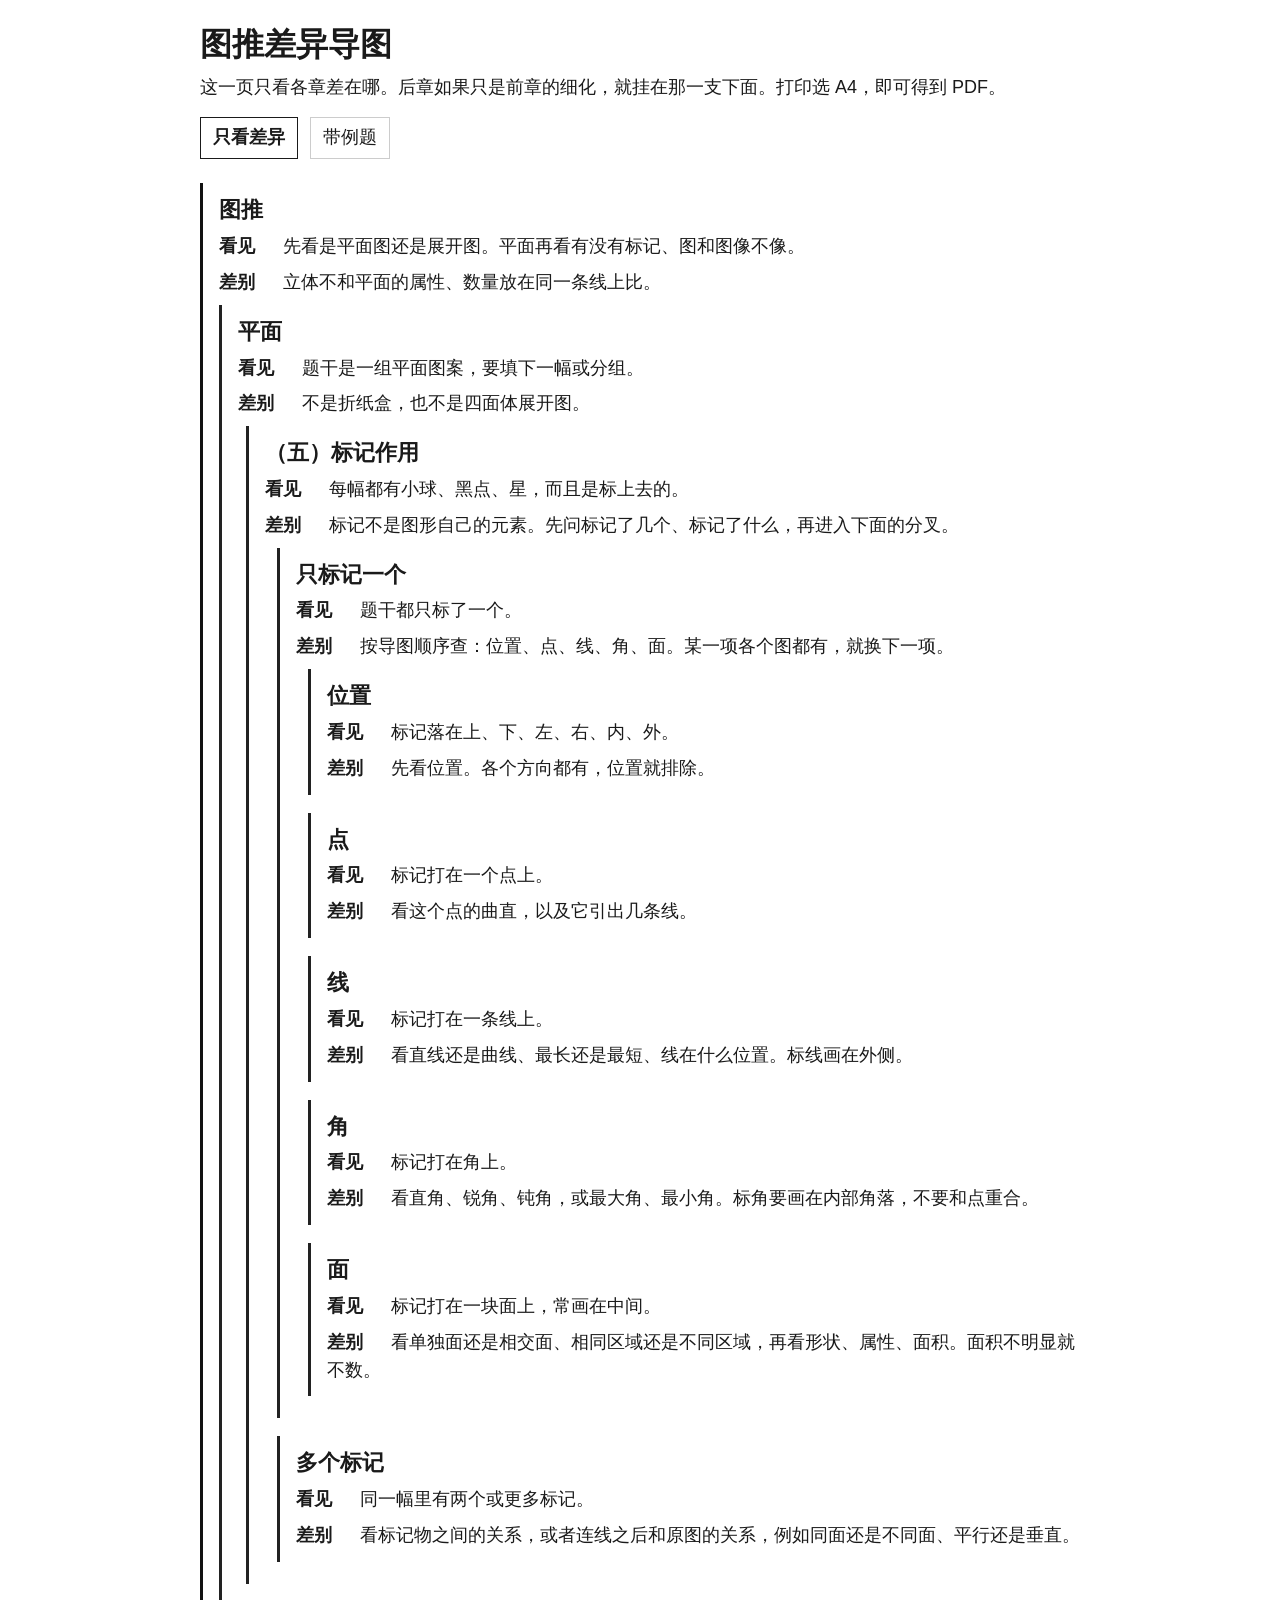
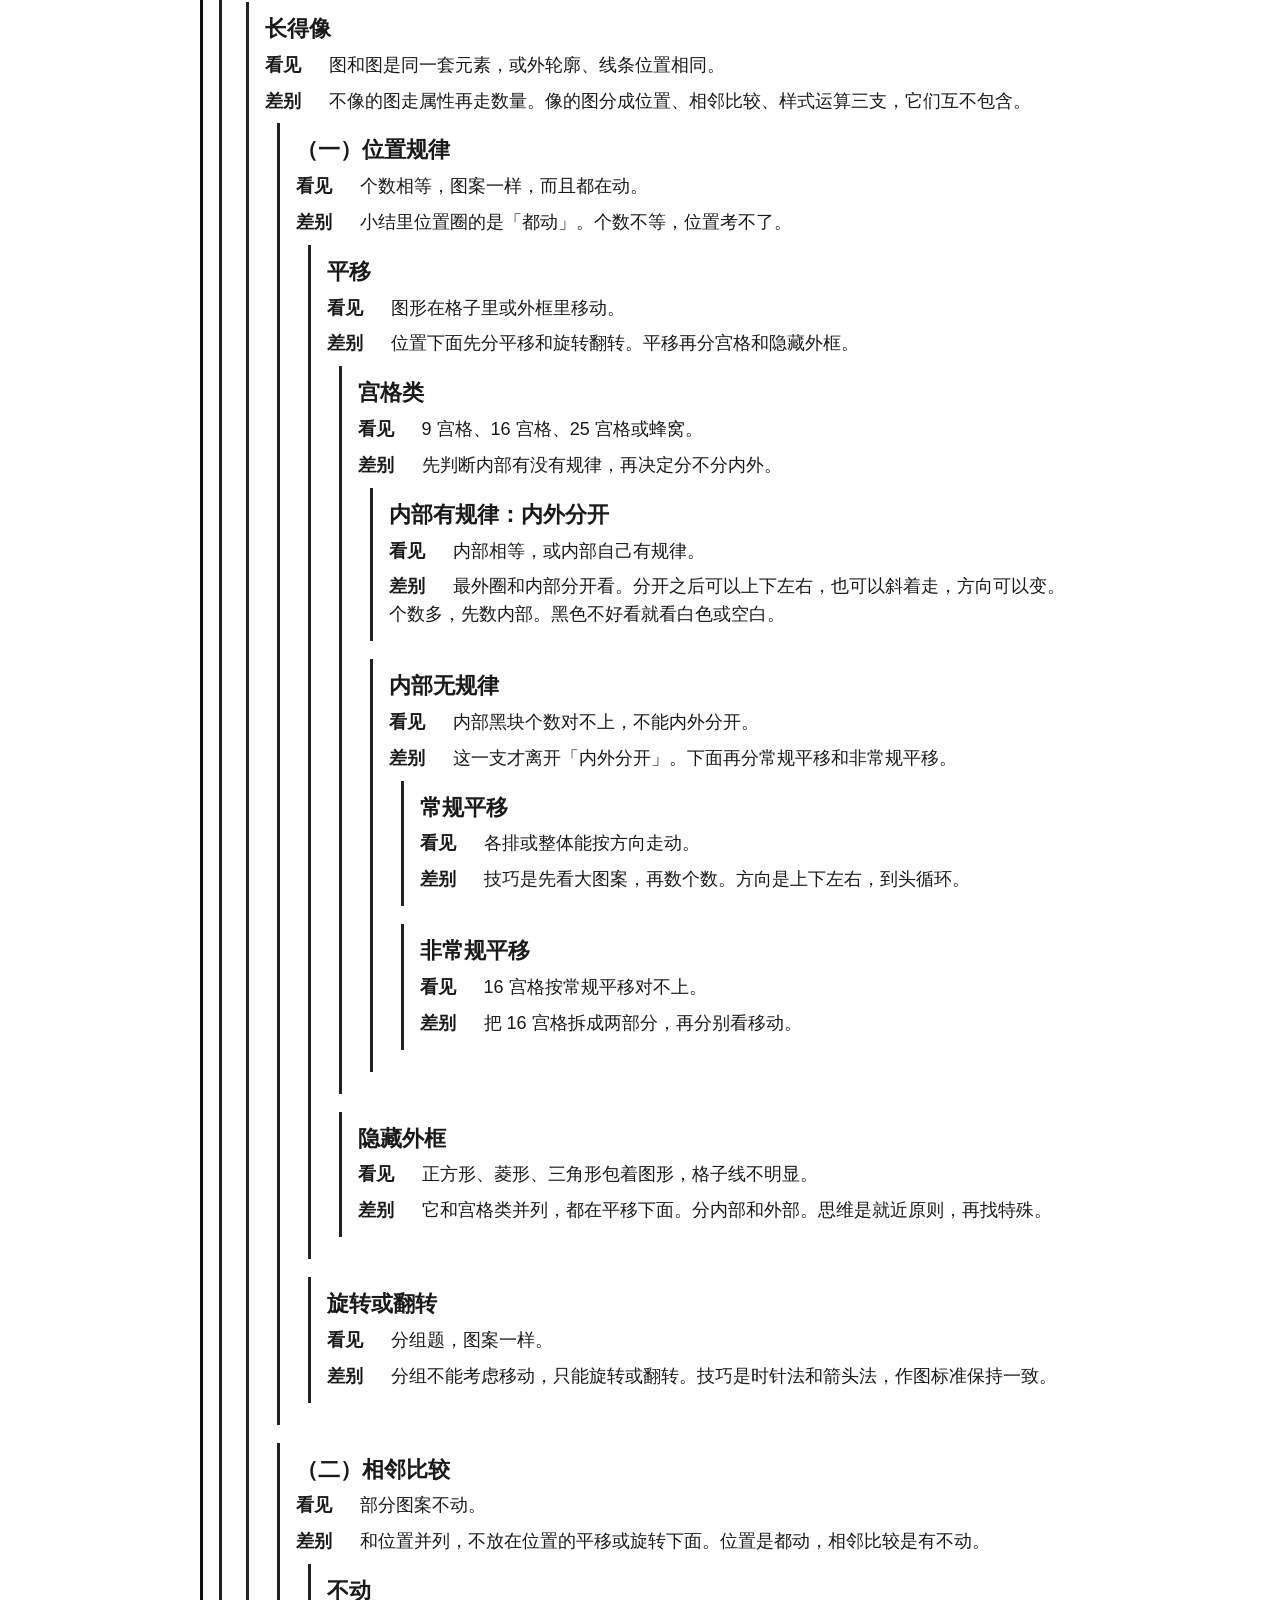
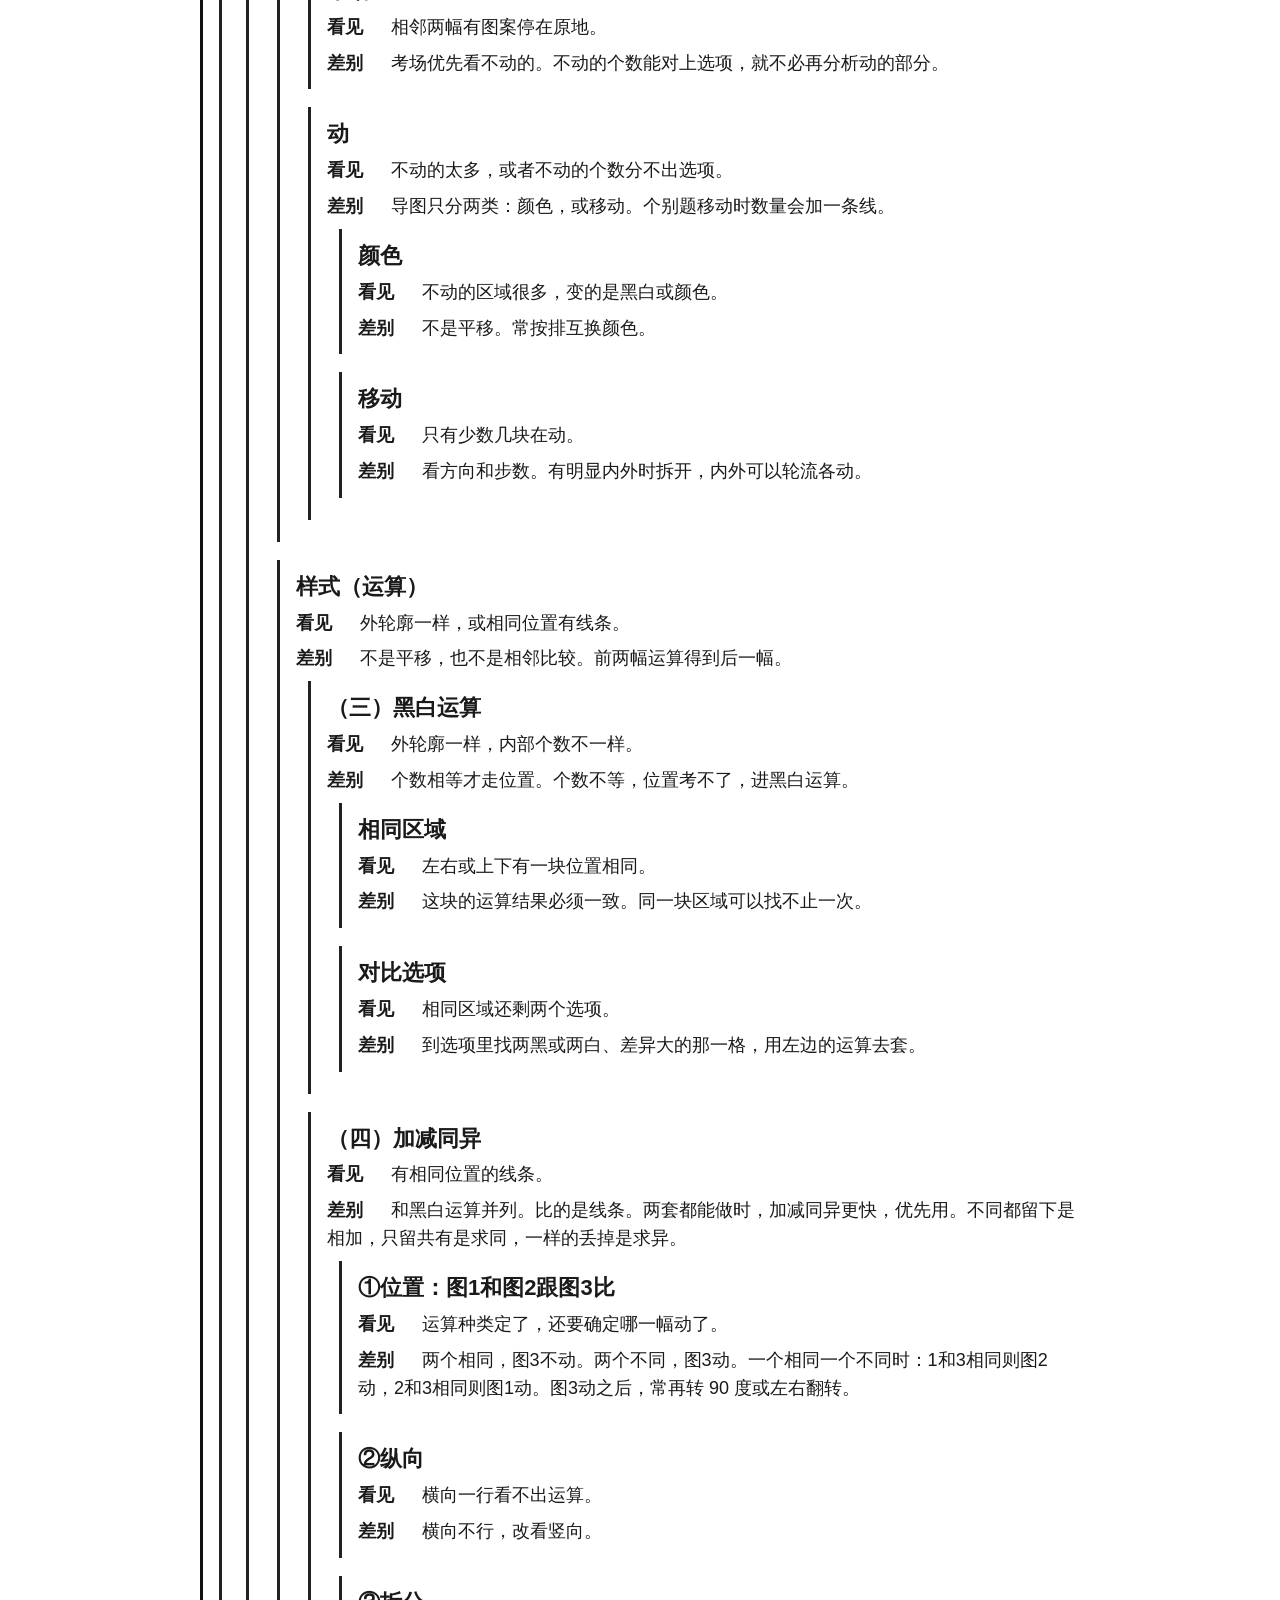
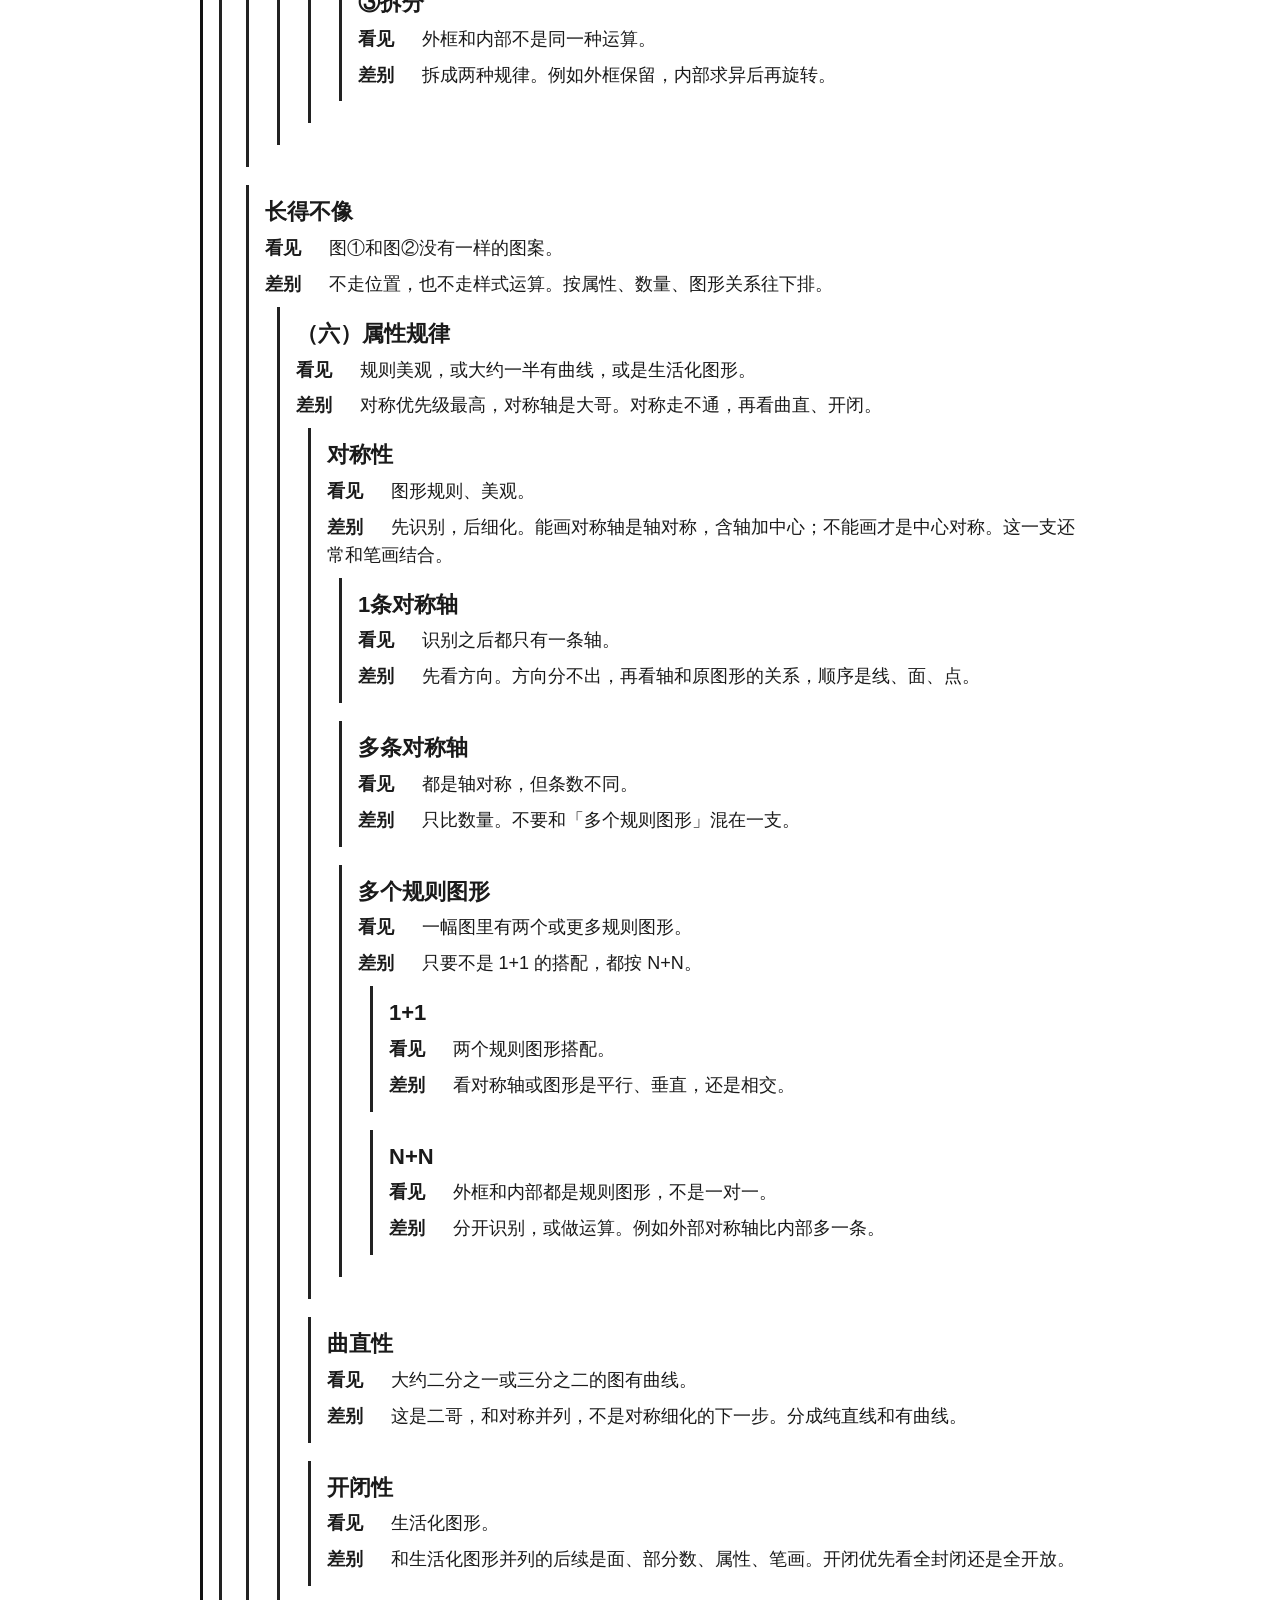
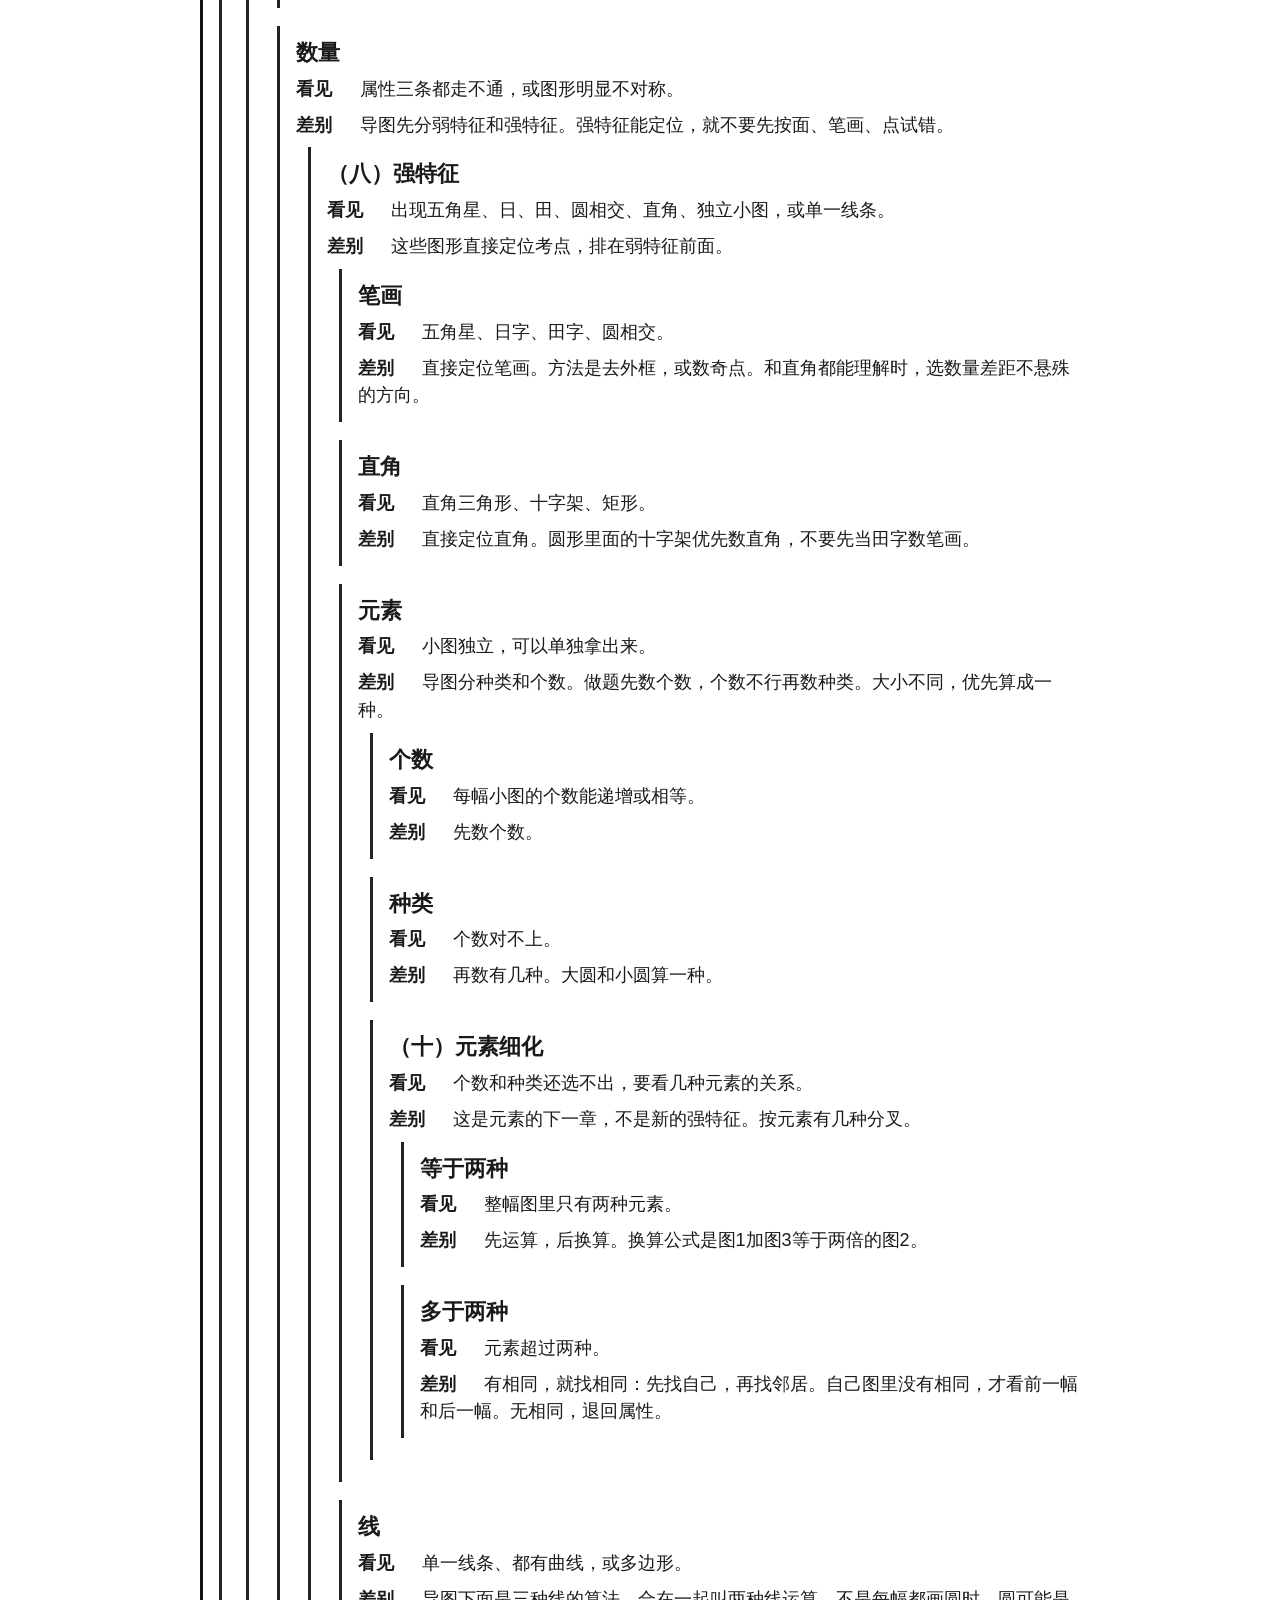
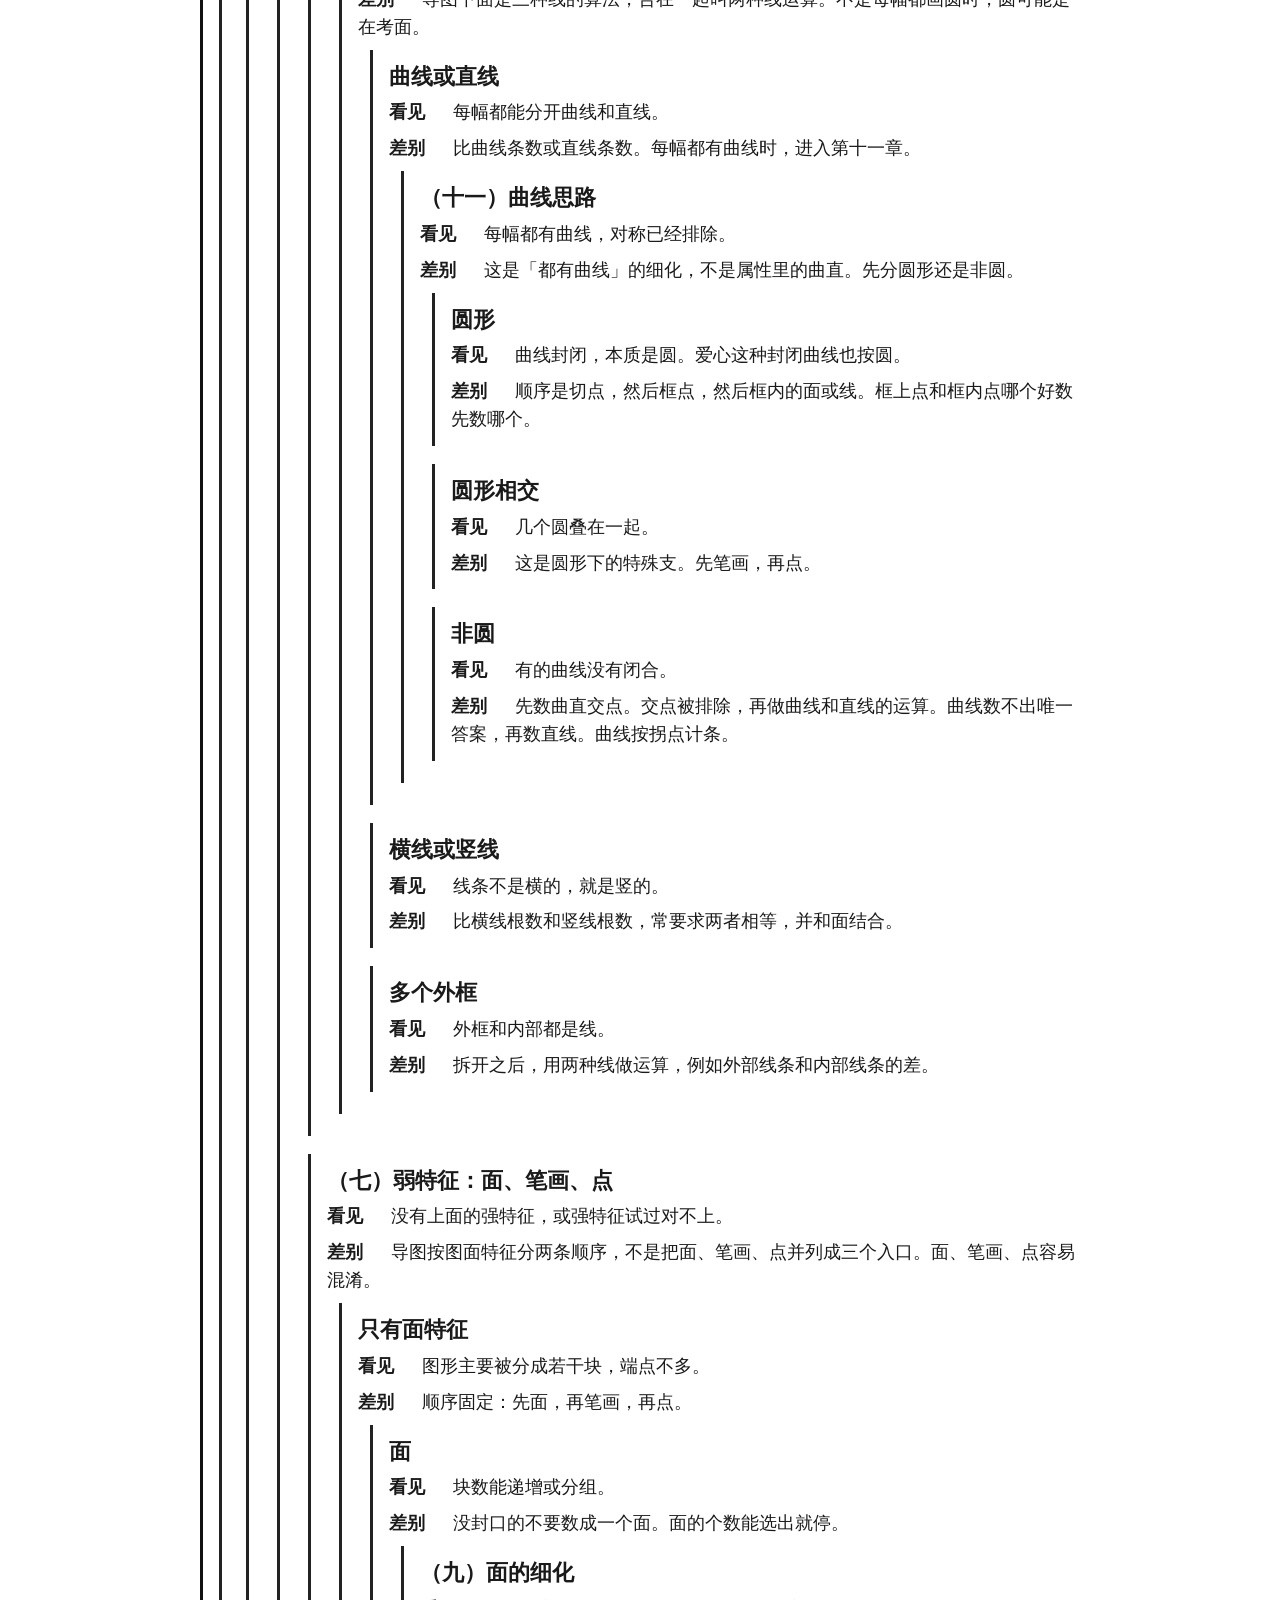
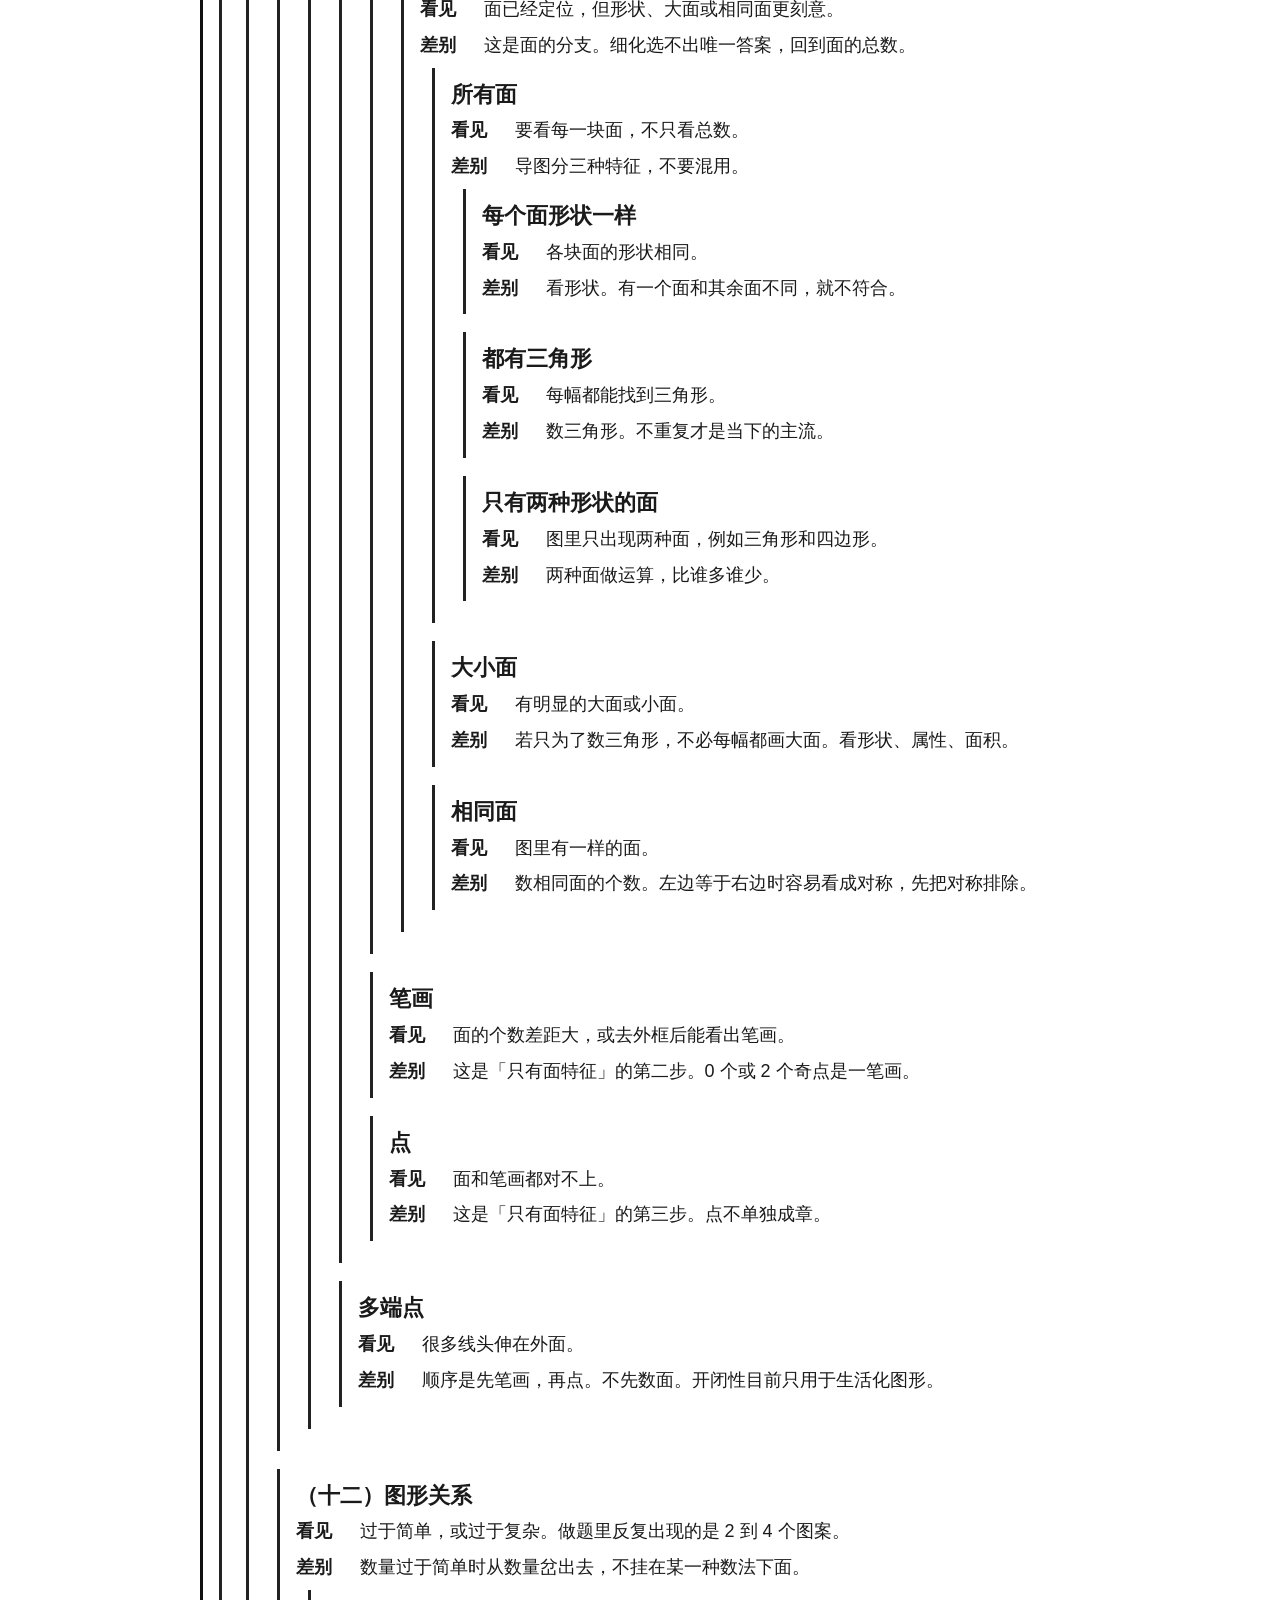
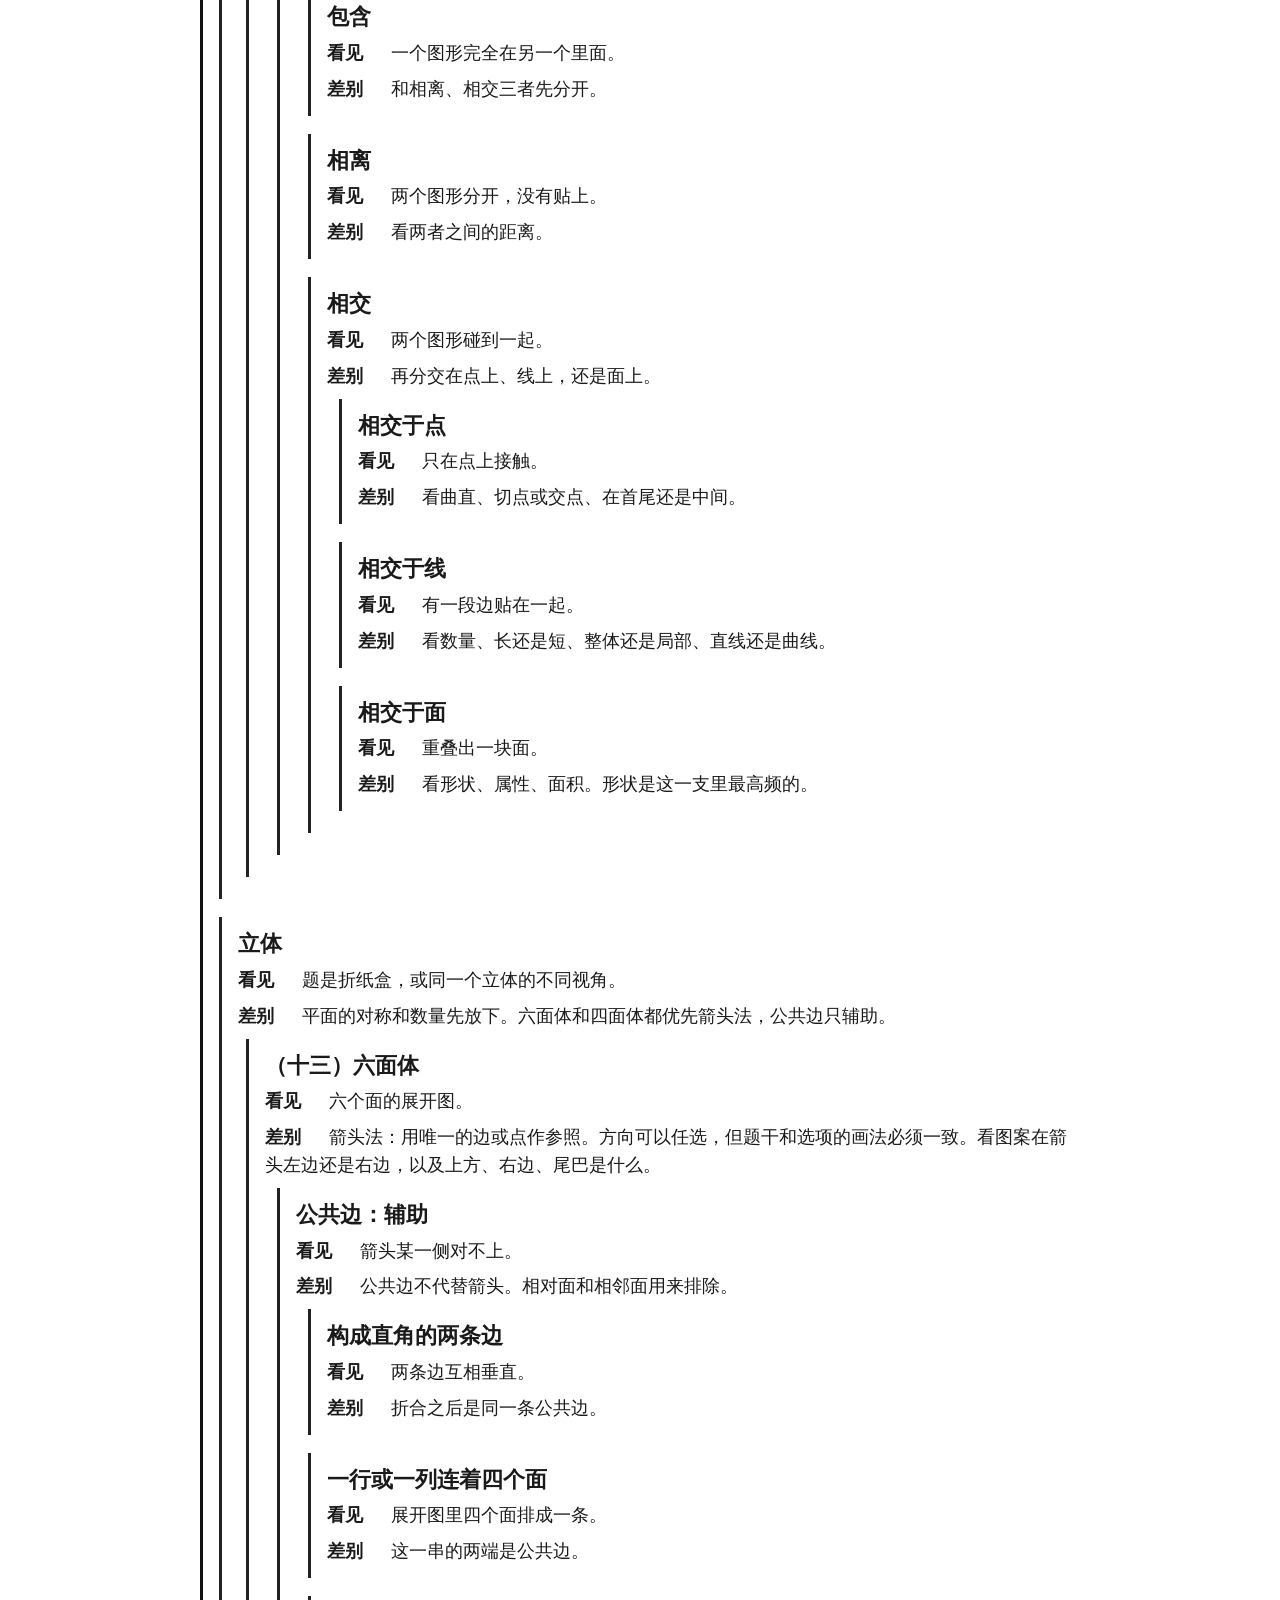
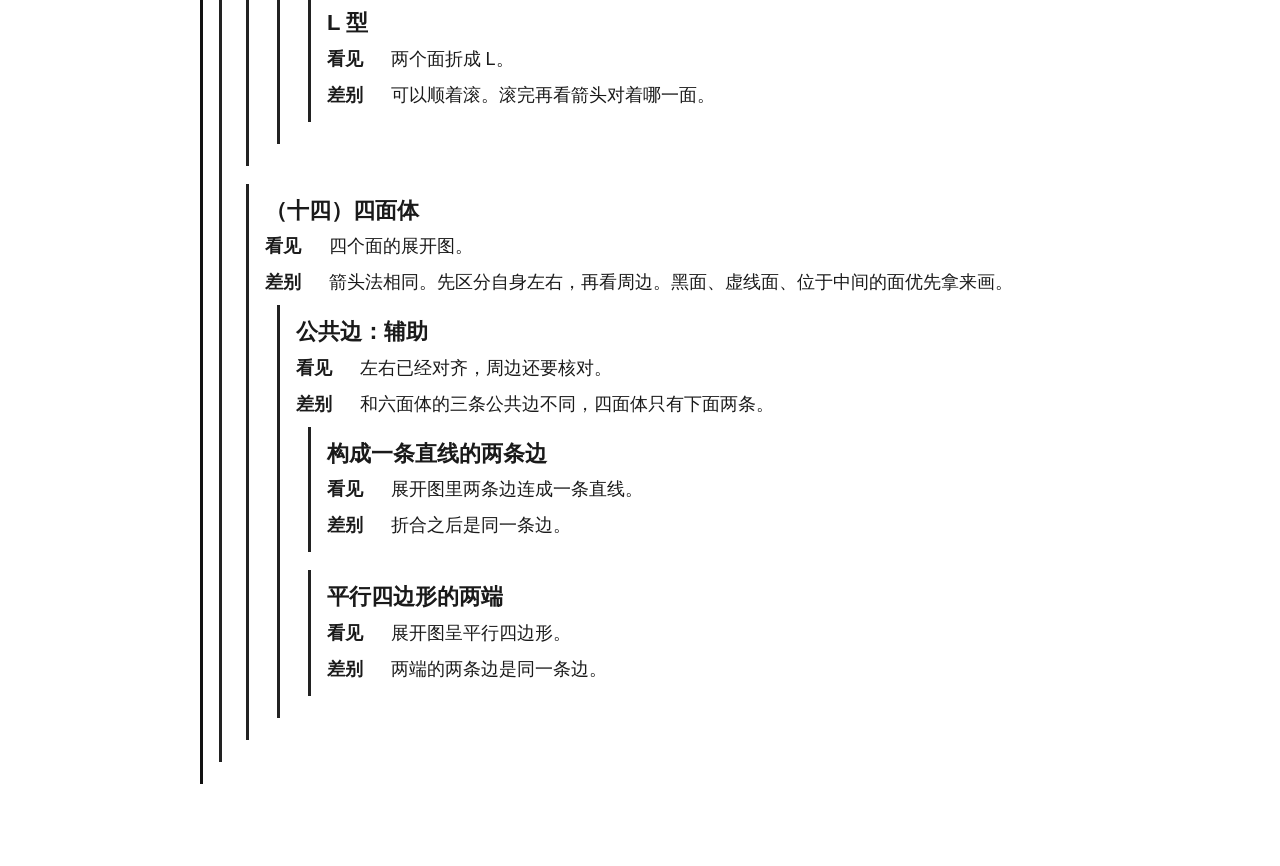
<file: index.html>
<!DOCTYPE html>
<html lang="zh-CN">
<head>
  <meta charset="utf-8">
  <meta name="viewport" content="width=device-width, initial-scale=1">
  <title>图推差异导图</title>
  <link rel="stylesheet" href="style.css">
</head>
<body>
  <h1>图推差异导图</h1>
  <p class="lead">这一页只看各章差在哪。后章如果只是前章的细化，就挂在那一支下面。打印选 A4，即可得到 PDF。</p>
  <nav>
    <a href="index.html" aria-current="page">只看差异</a>
    <a href="examples.html">带例题</a>
  </nav>
  <div id="tree"></div>
  <script src="tree.js"></script>
  <script src="app.js"></script>
  <script>renderTree(TREE, false);</script>
</body>
</html>
</file>
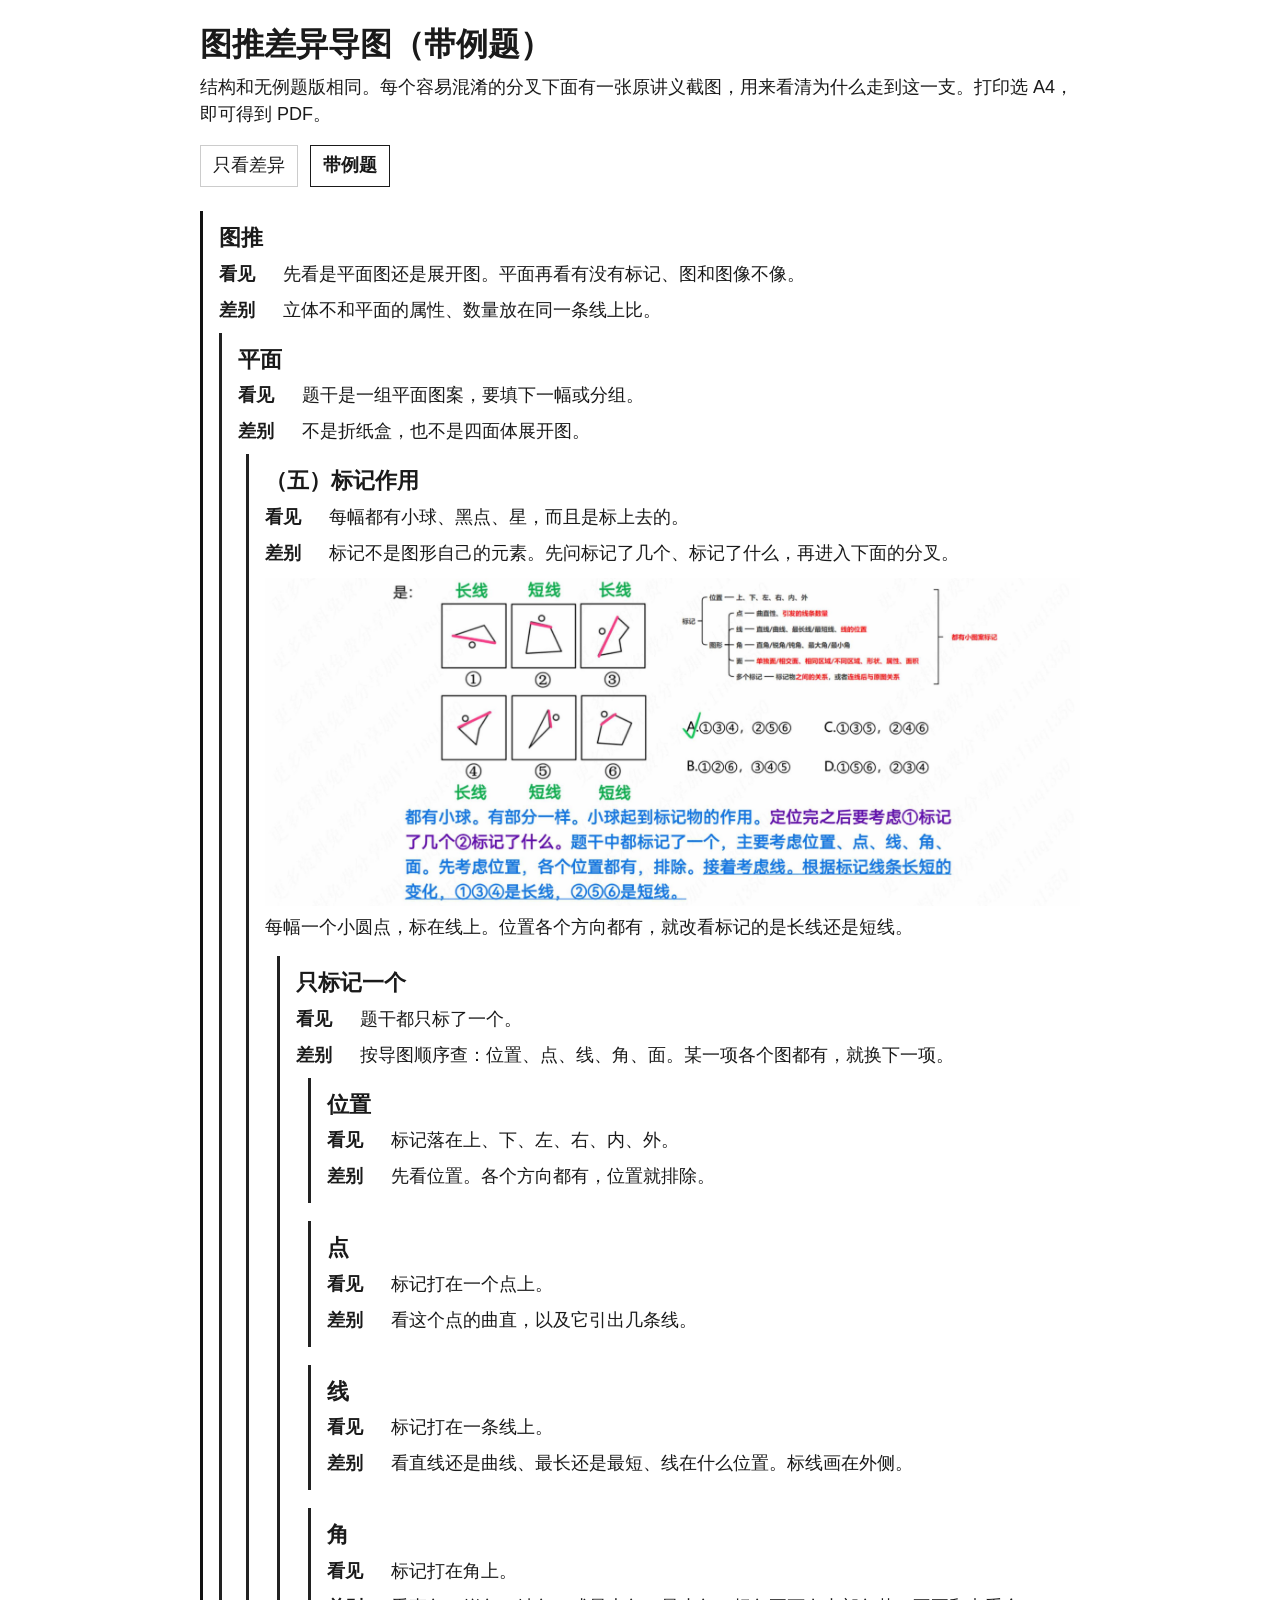
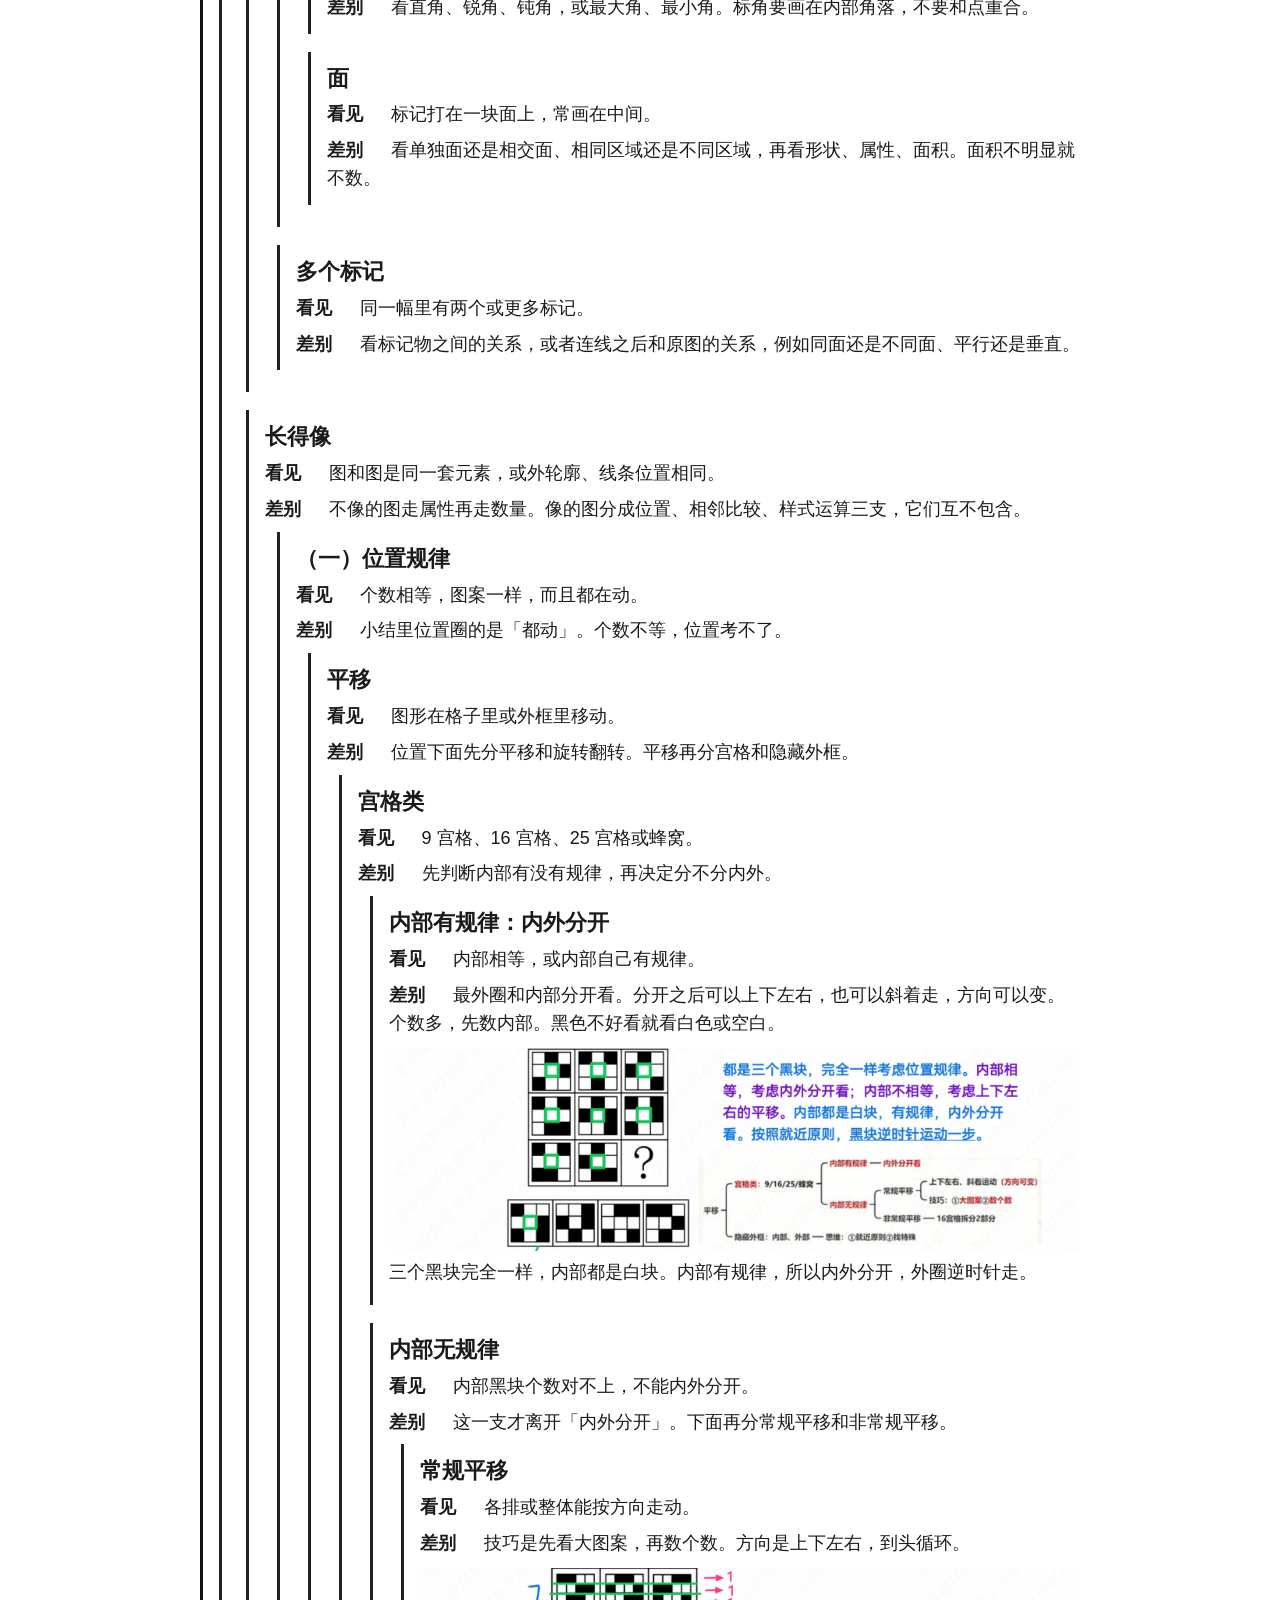
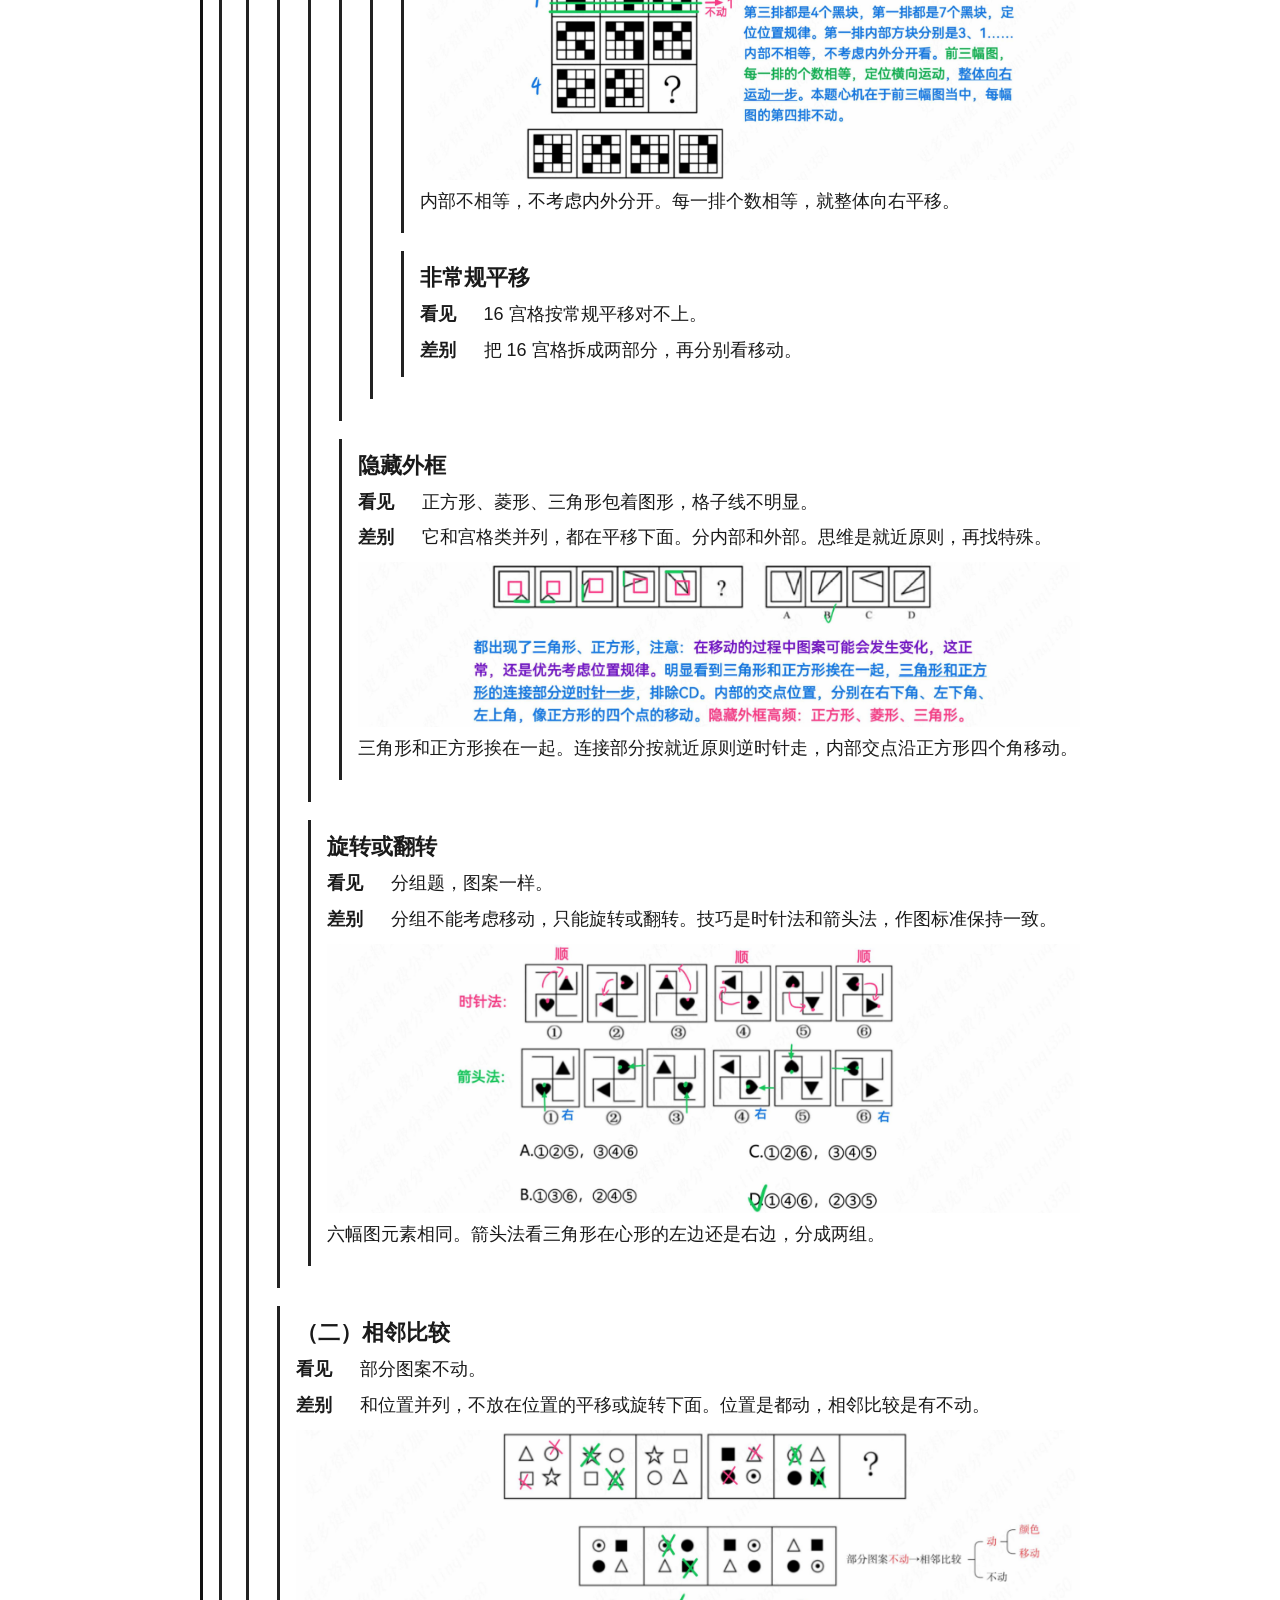
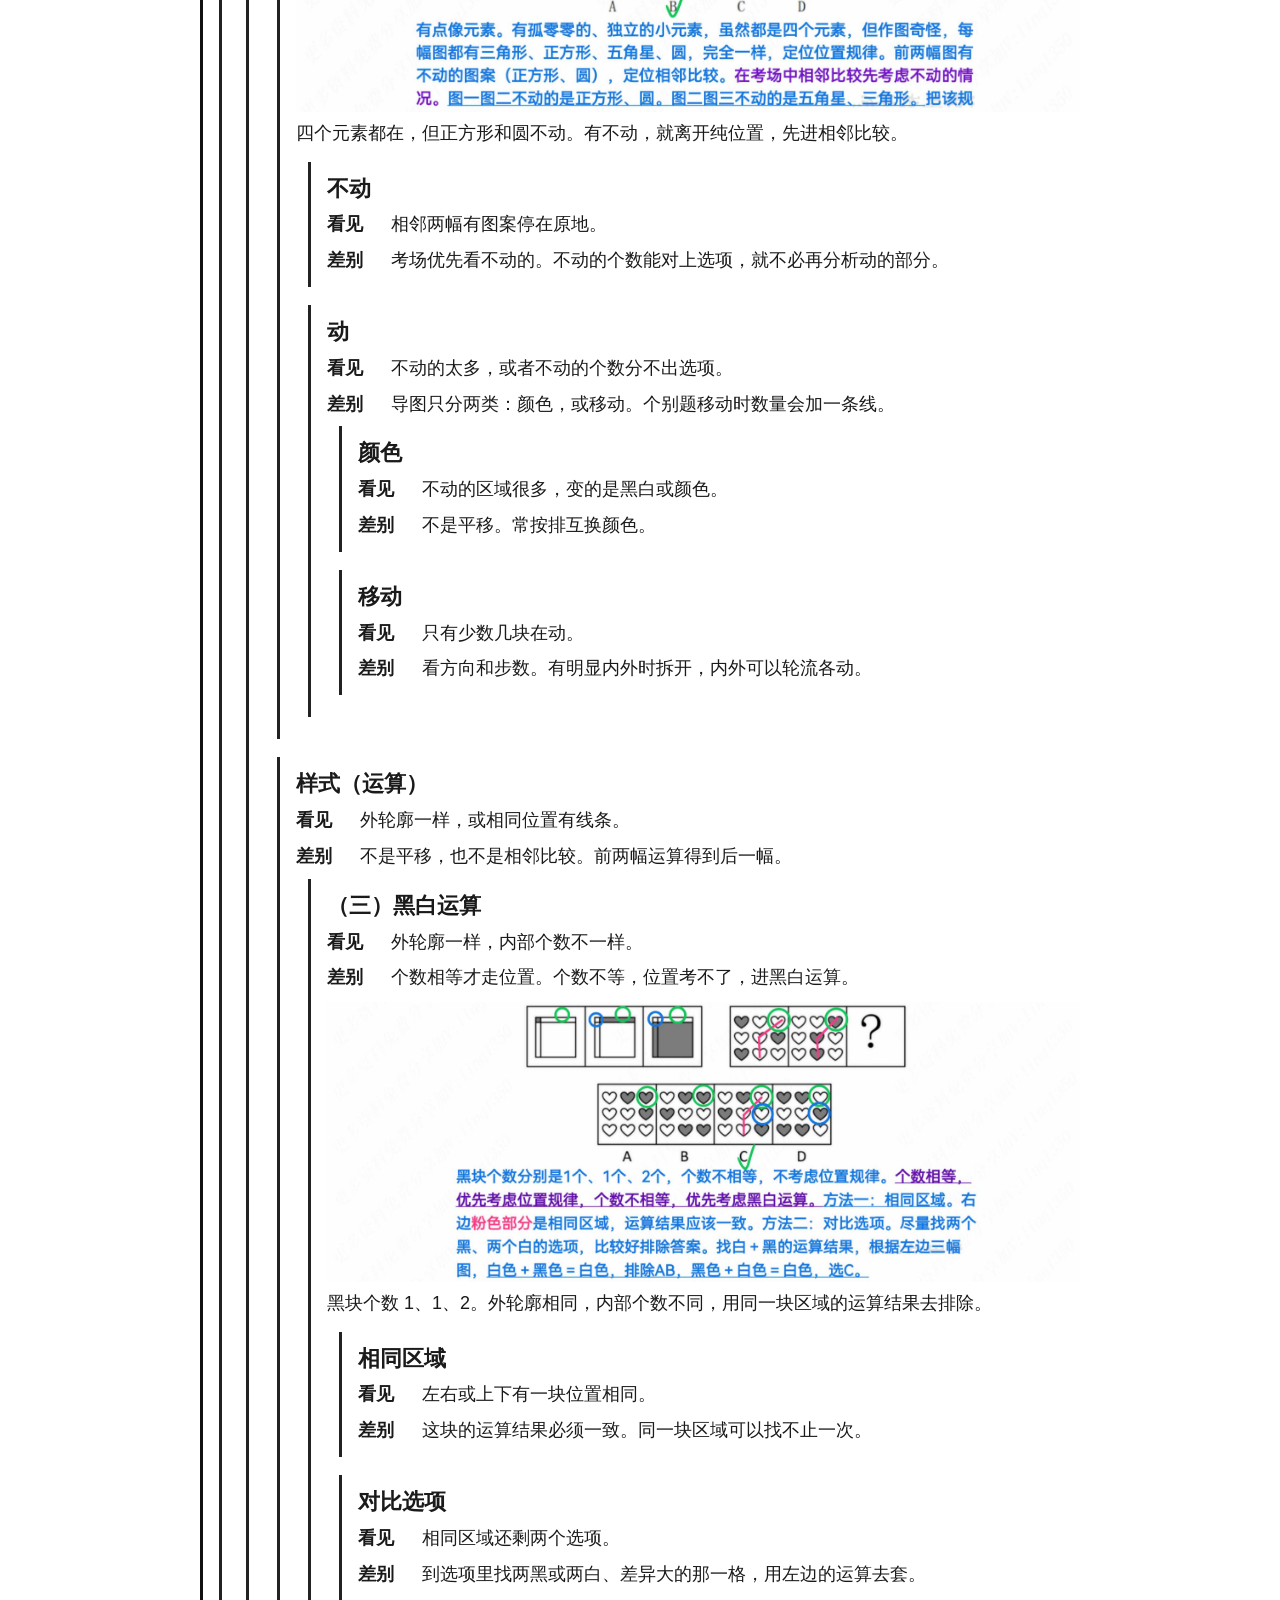
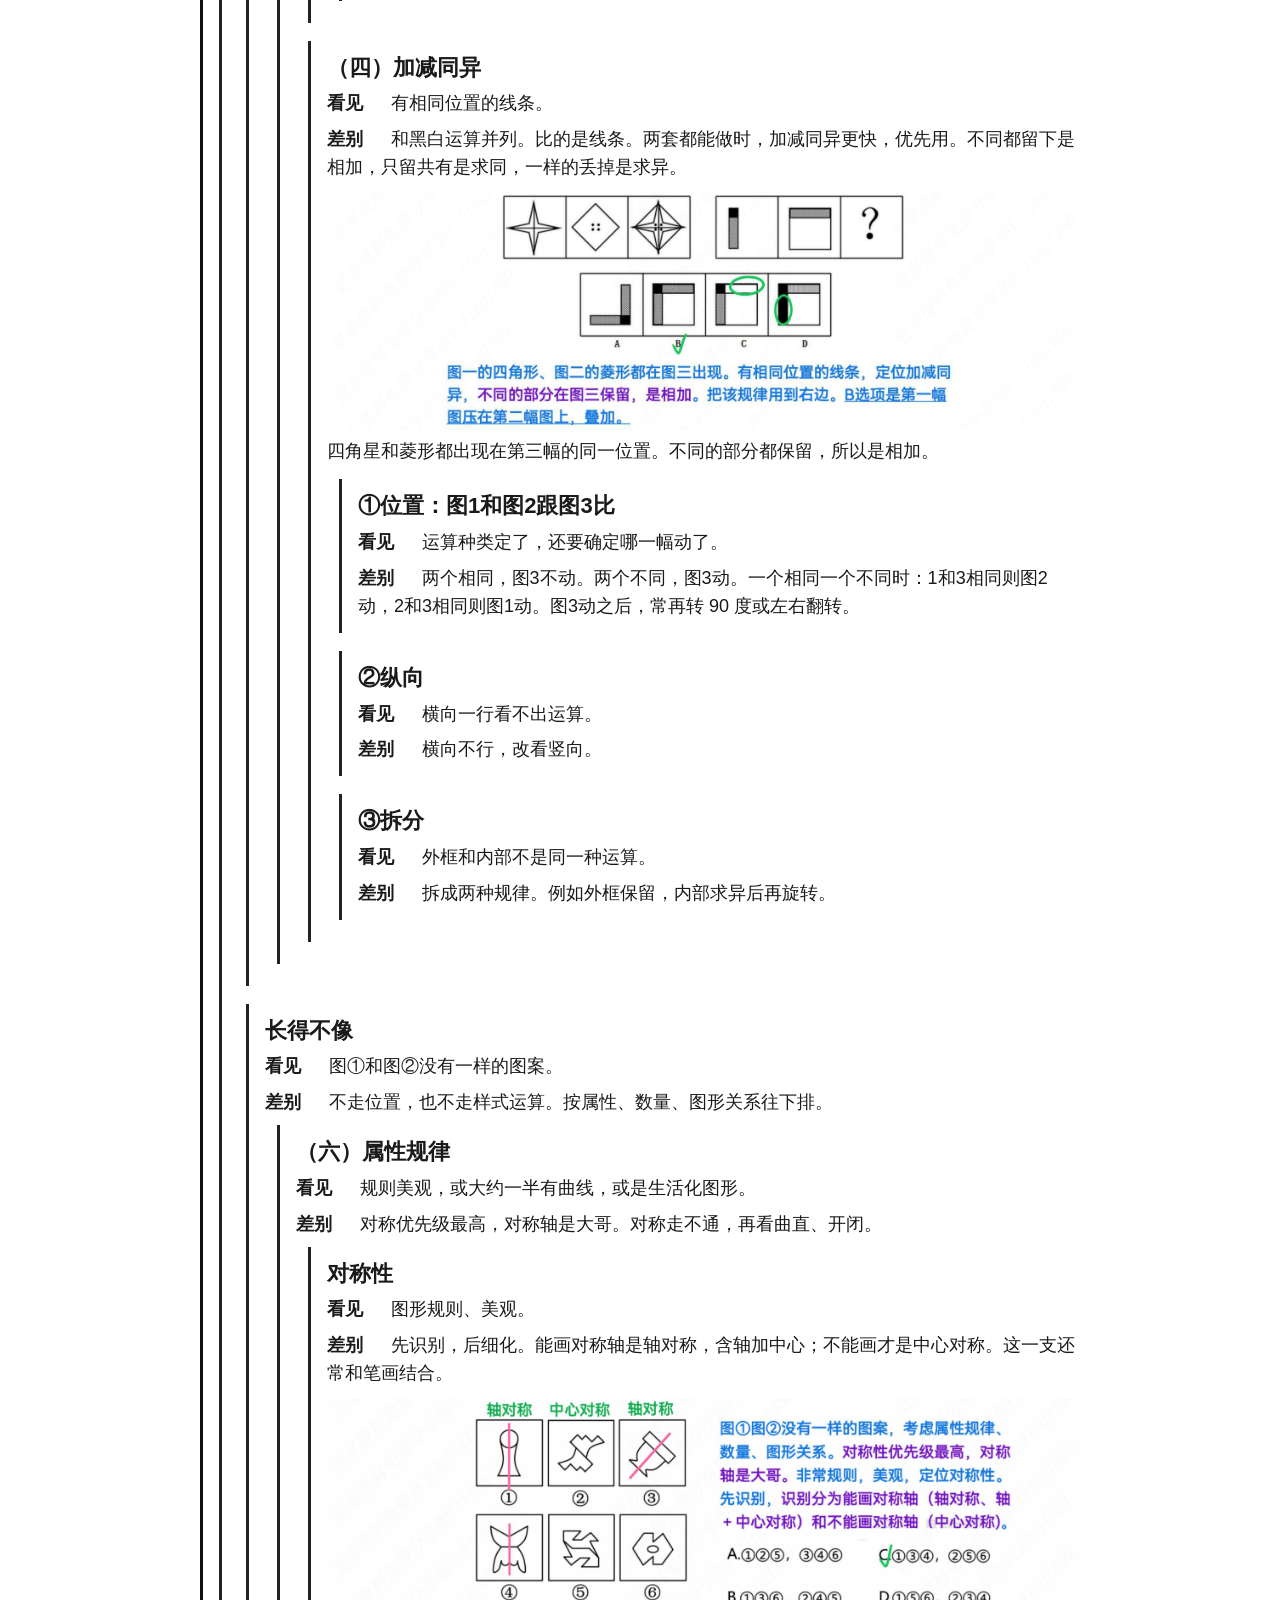
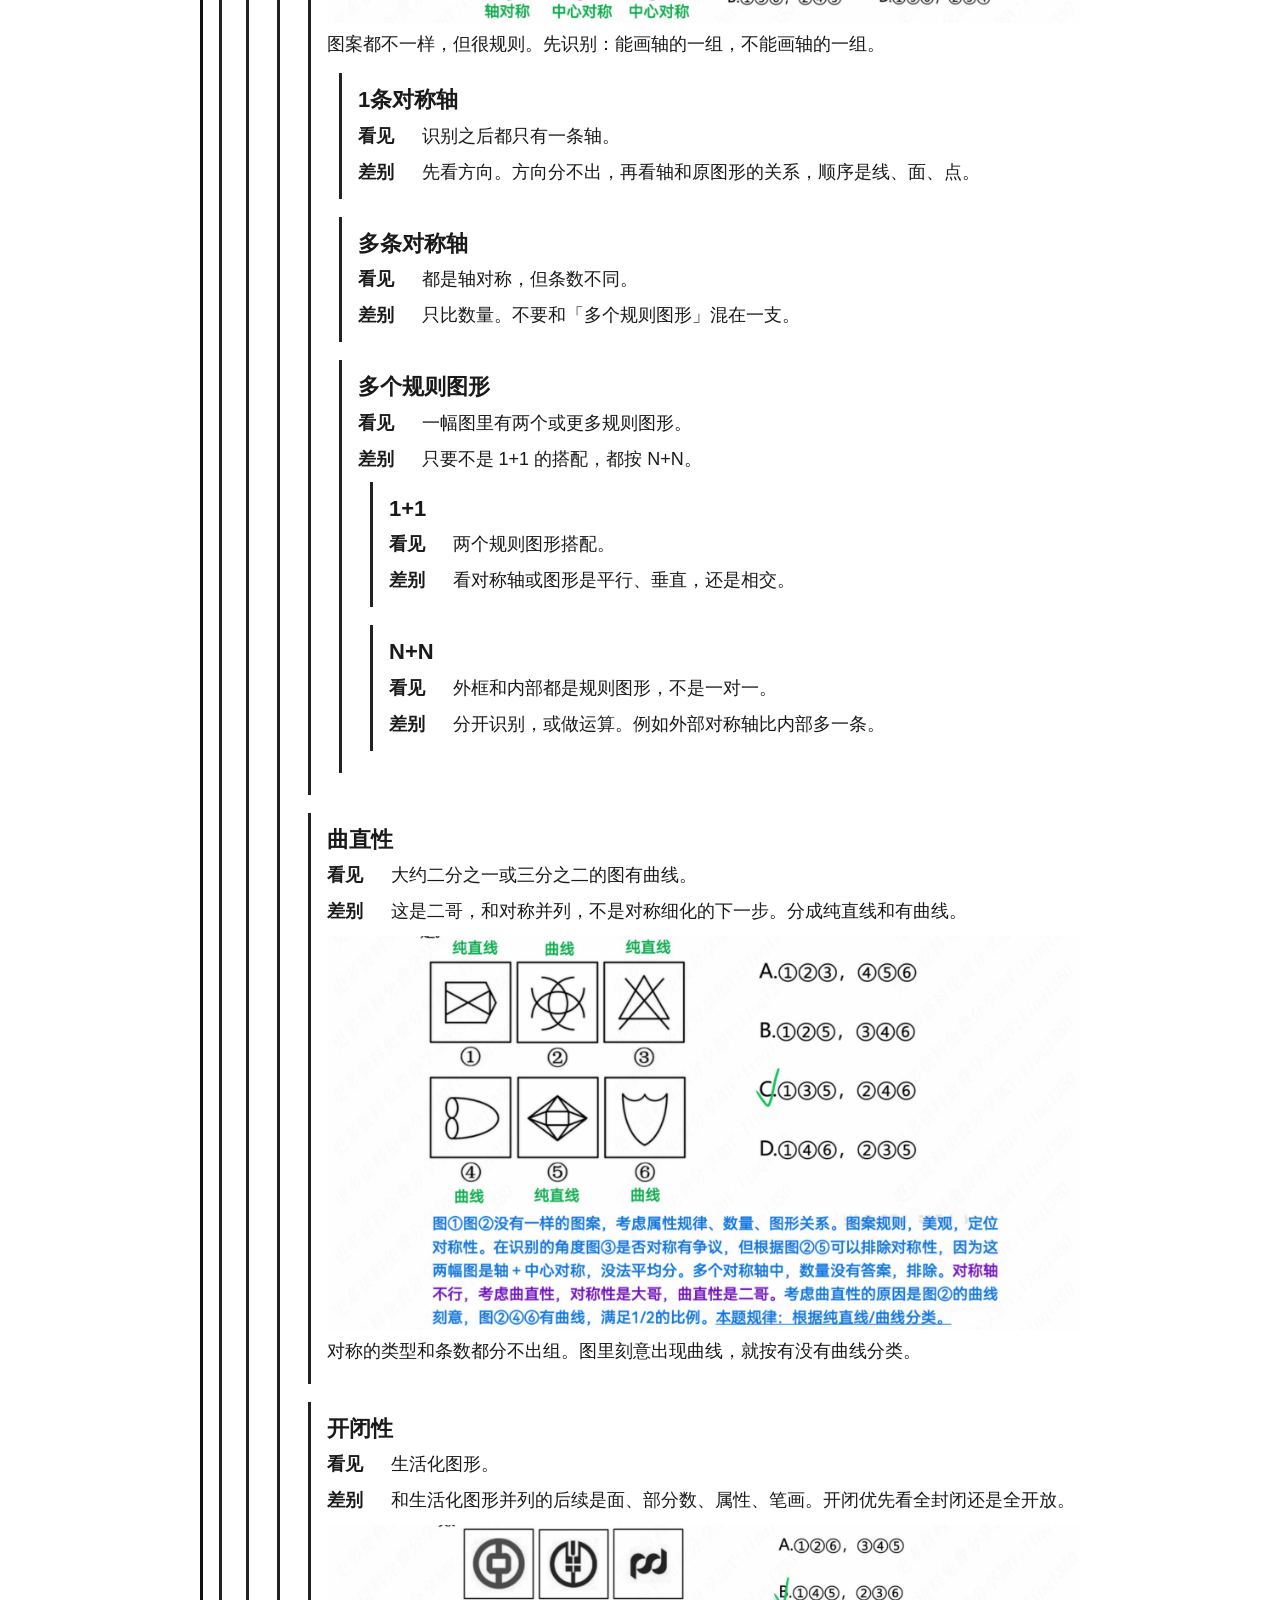
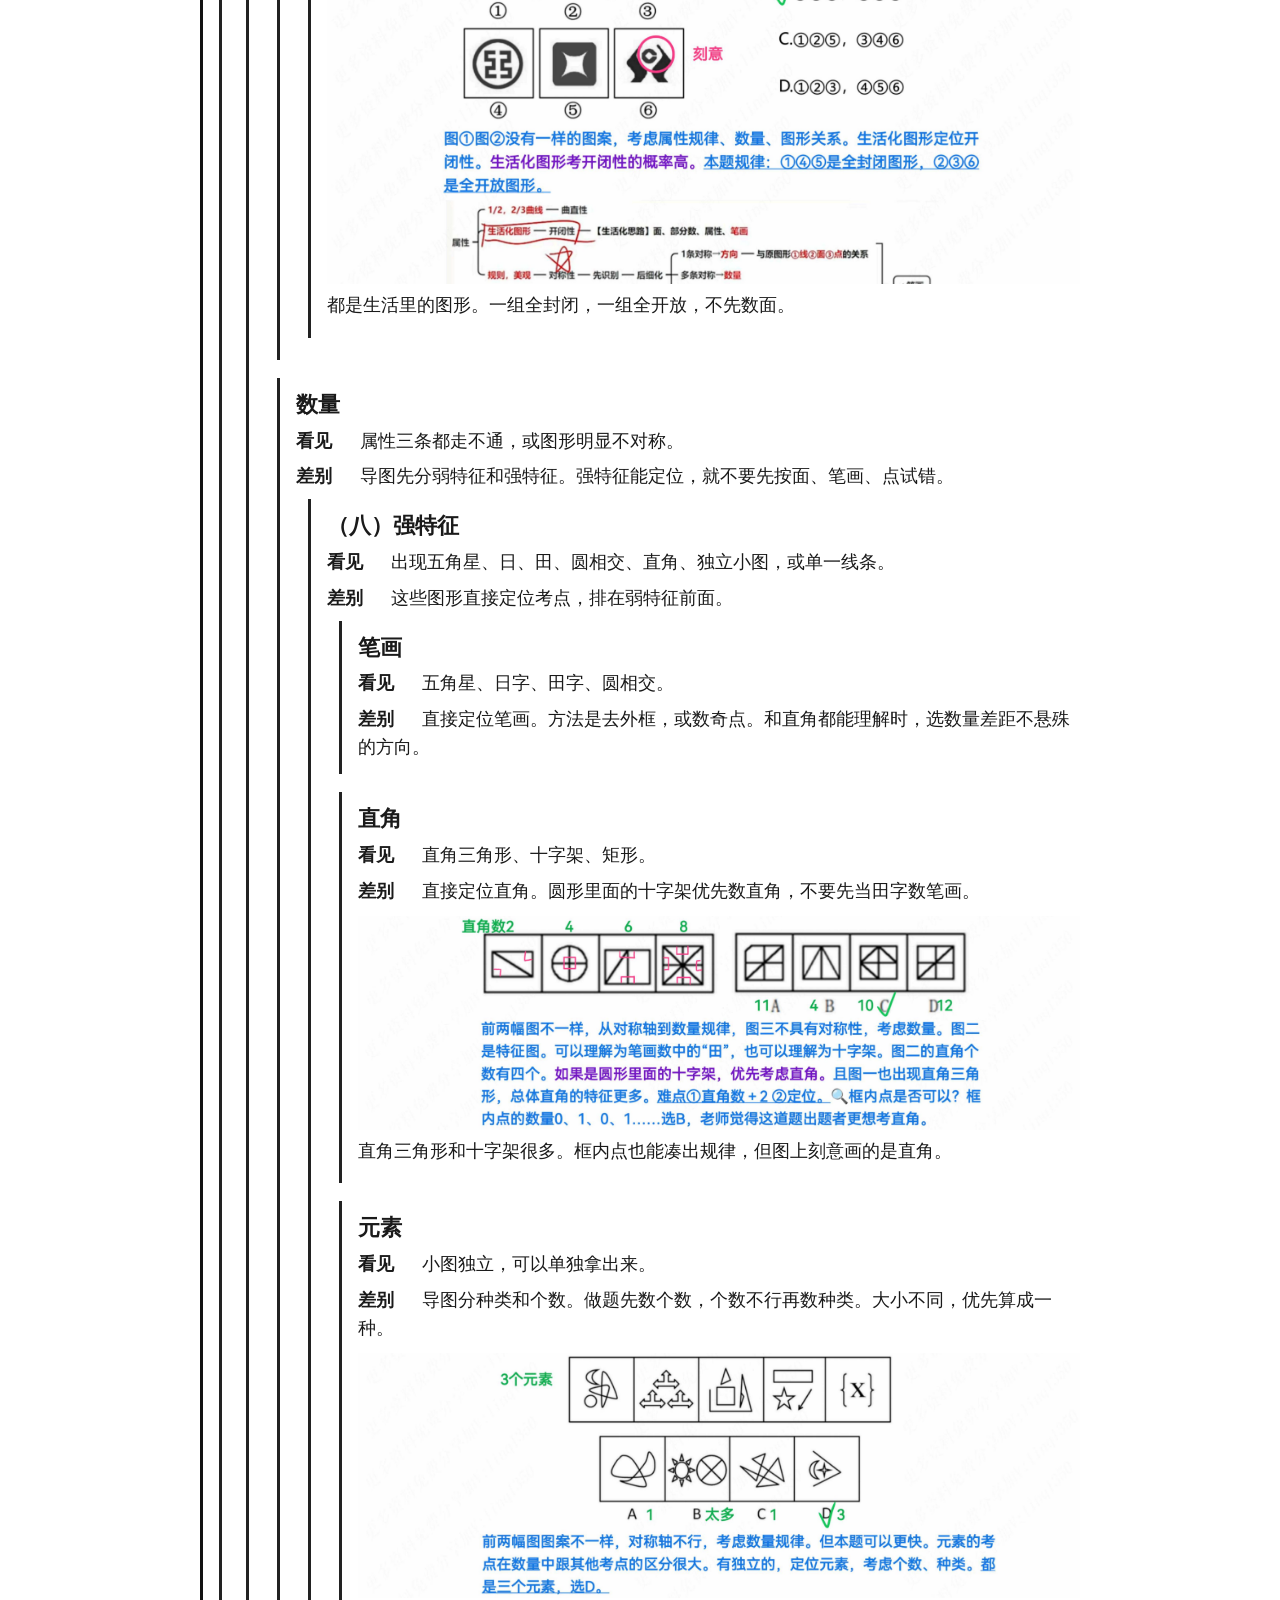
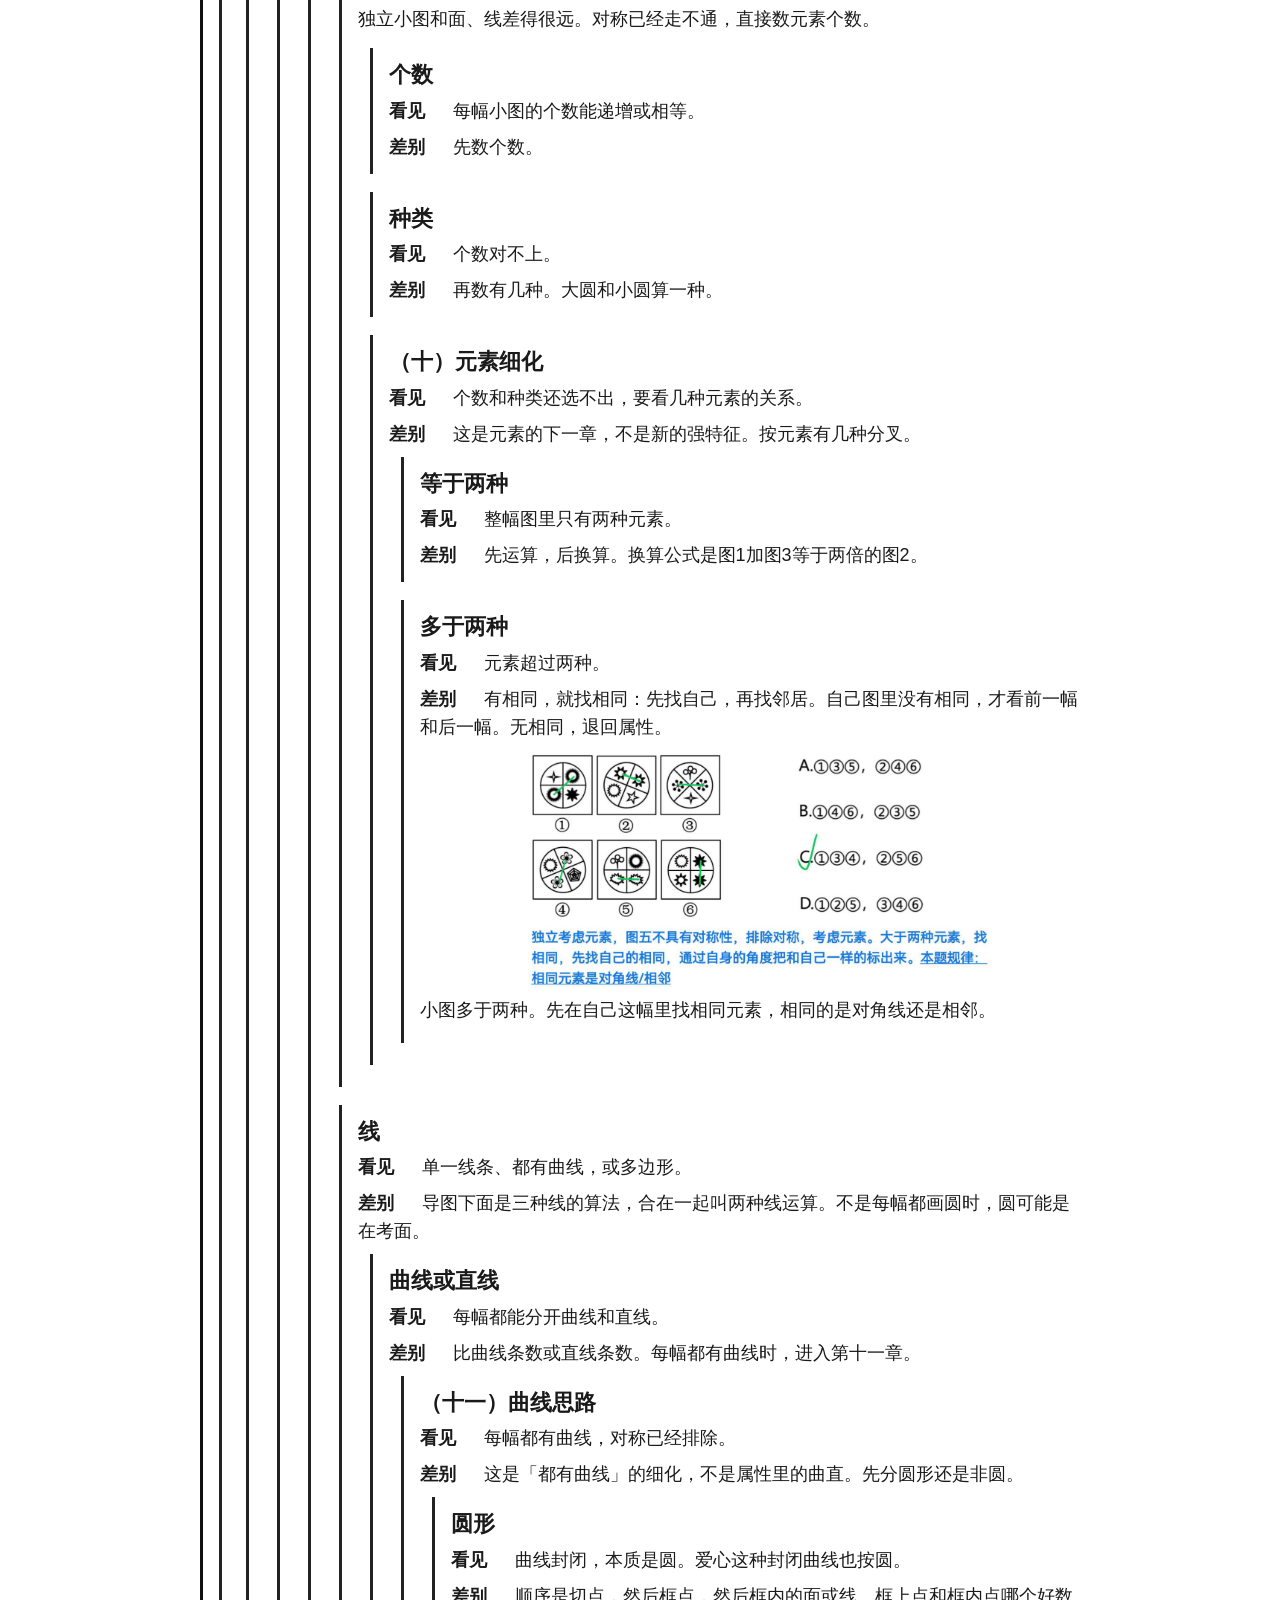
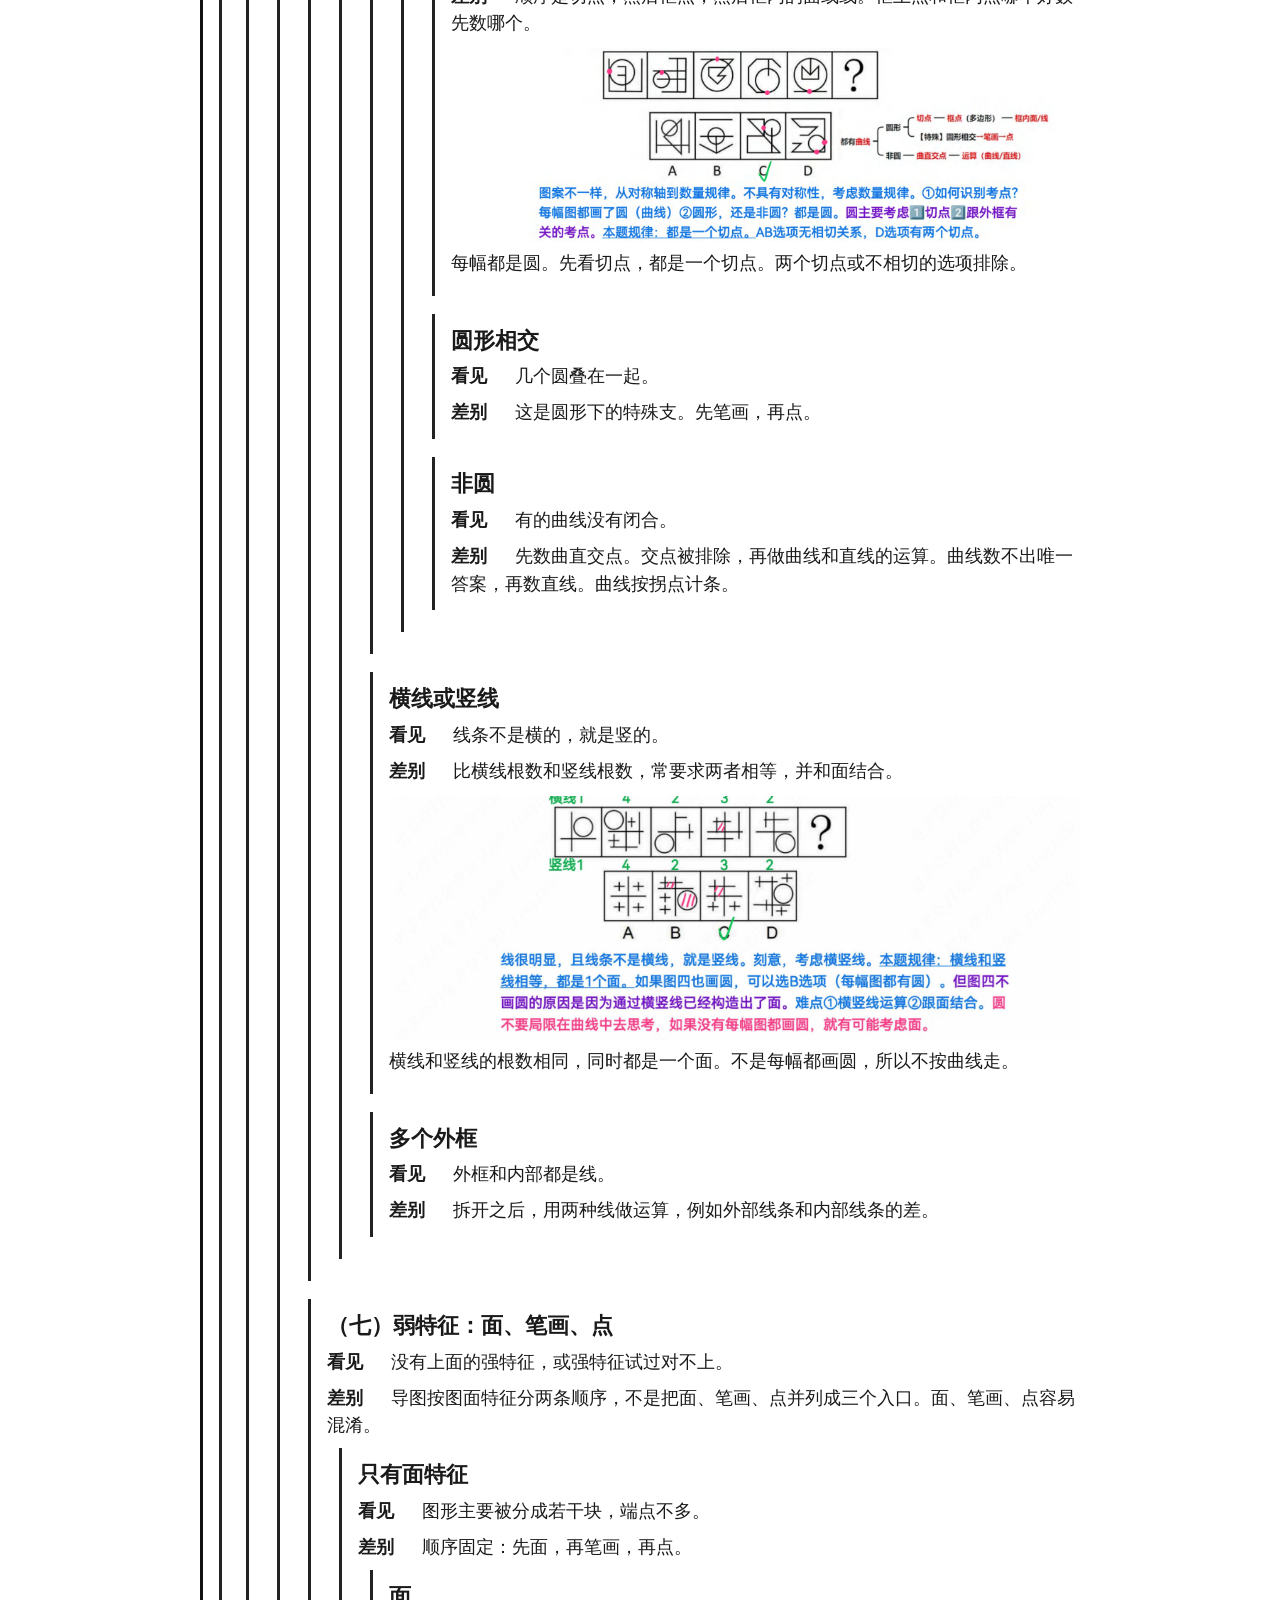
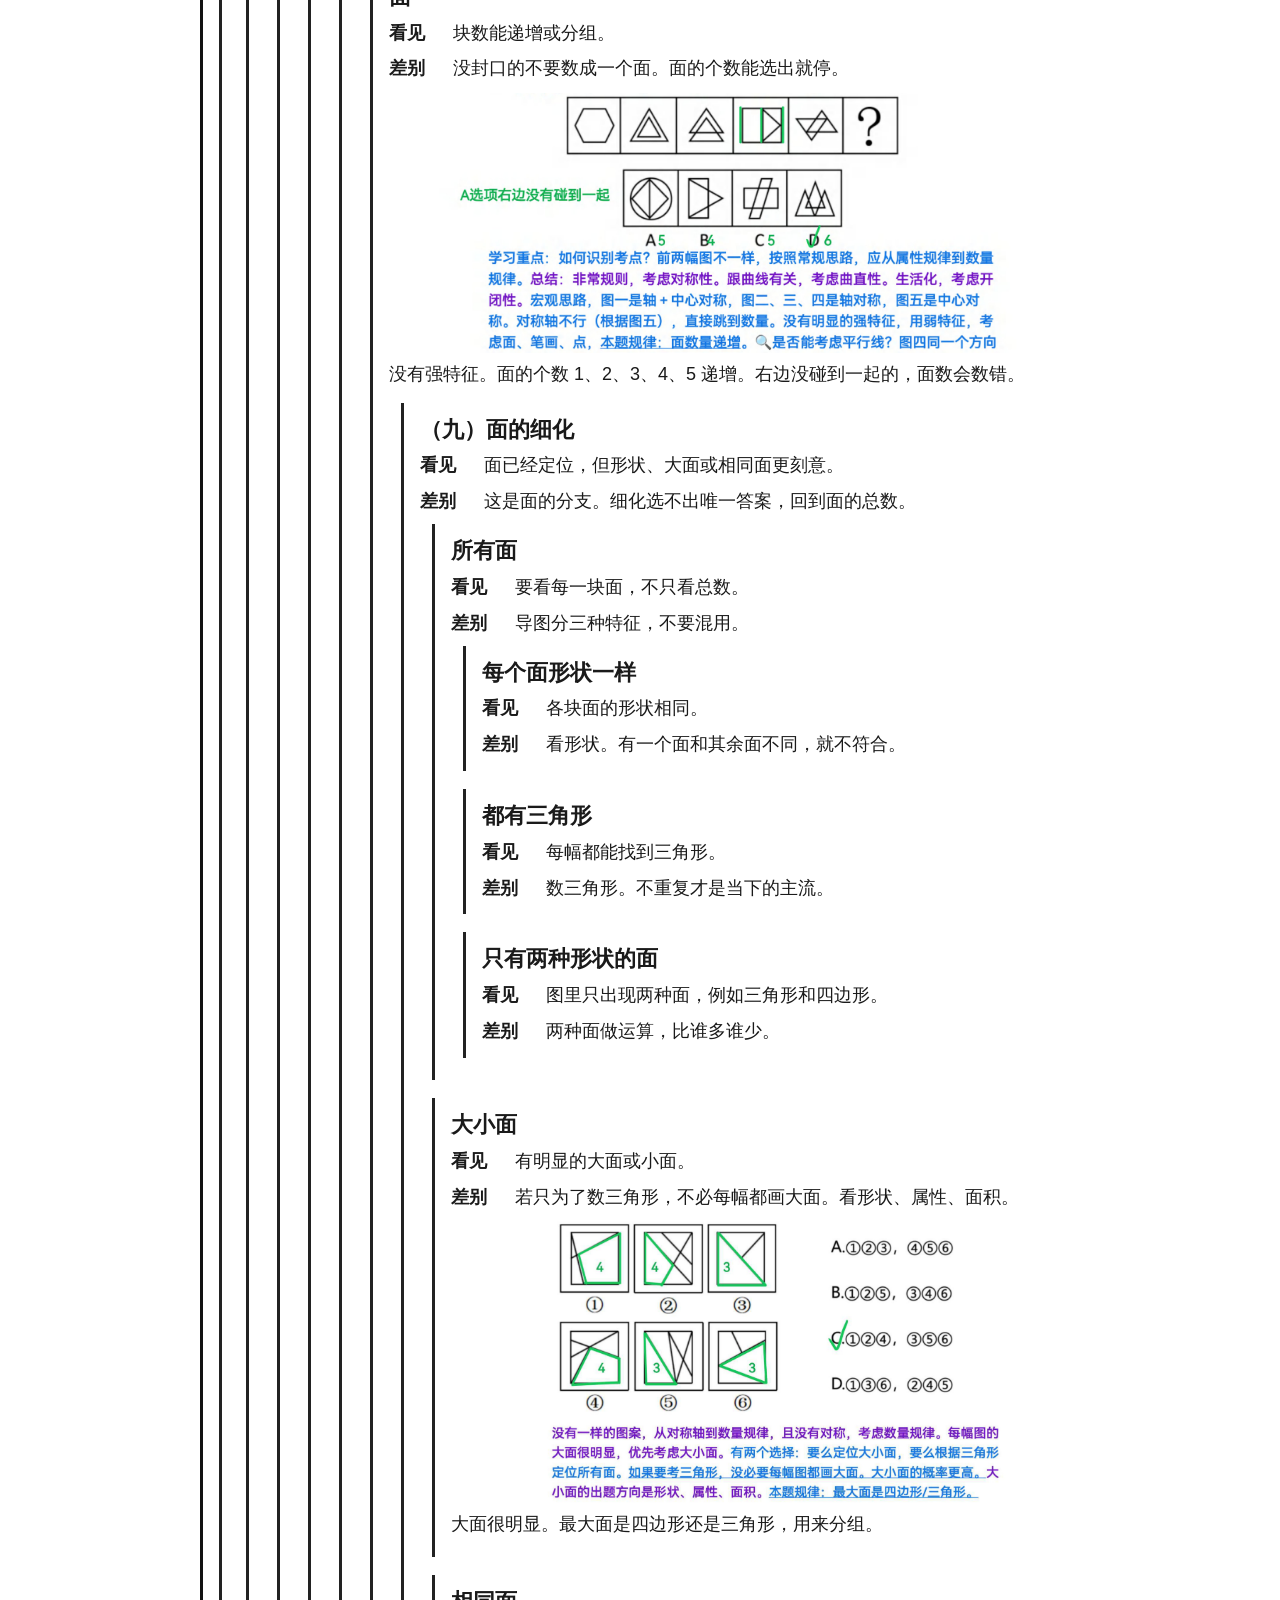
<file: examples.html>
<!DOCTYPE html>
<html lang="zh-CN">
<head>
  <meta charset="utf-8">
  <meta name="viewport" content="width=device-width, initial-scale=1">
  <title>图推差异导图（带例题）</title>
  <link rel="stylesheet" href="style.css">
</head>
<body>
  <h1>图推差异导图（带例题）</h1>
  <p class="lead">结构和无例题版相同。每个容易混淆的分叉下面有一张原讲义截图，用来看清为什么走到这一支。打印选 A4，即可得到 PDF。</p>
  <nav>
    <a href="index.html">只看差异</a>
    <a href="examples.html" aria-current="page">带例题</a>
  </nav>
  <div id="tree"></div>
  <script src="tree.js"></script>
  <script src="app.js"></script>
  <script>renderTree(TREE, true);</script>
</body>
</html>
</file>
<file: style.css>
@page {
  size: A4;
  margin: 14mm 14mm 16mm;
}

* { box-sizing: border-box; }

html { font-size: 18px; }

body {
  margin: 0 auto;
  max-width: 920px;
  padding: 24px 20px 64px;
  color: #1a1a1a;
  background: #fff;
  font-family: "Microsoft YaHei", "微软雅黑", "PingFang SC", sans-serif;
  font-size: 1rem;
  line-height: 1.55;
}

h1 {
  margin: 0 0 8px;
  font-size: 32px;
  line-height: 1.3;
}

.lead {
  margin: 0 0 16px;
  font-size: 18px;
}

nav {
  display: flex;
  gap: 12px;
  margin: 0 0 24px;
}

nav a {
  color: #1a1a1a;
  font-size: 18px;
  text-decoration: none;
  border: 1px solid #ccc;
  padding: 6px 12px;
}

nav a[aria-current="page"] {
  border-color: #1a1a1a;
  font-weight: 700;
}

.node {
  margin: 0 0 18px;
  padding: 12px 0 4px 16px;
  border-left: 3px solid #222;
  break-inside: avoid;
  page-break-inside: avoid;
}

.d0 { border-left-color: #111; }
.d1 { margin-left: 0; }
.d2 { margin-left: 8px; }
.d3, .d4, .d5 { margin-left: 12px; }

.node-title {
  margin: 0 0 8px;
  font-size: 22px;
  line-height: 1.35;
}

.line {
  margin: 0 0 8px;
  font-size: 18px;
}

.line b {
  display: inline-block;
  min-width: 3.2em;
  margin-right: 6px;
}

figure {
  margin: 10px 0 14px;
  break-inside: avoid;
  page-break-inside: avoid;
}

img {
  display: block;
  width: auto;
  max-width: 100%;
  height: auto;
}

figcaption {
  margin-top: 8px;
  font-size: 18px;
}

.kids { margin-top: 8px; }

@media print {
  body { max-width: none; padding: 0; font-size: 12pt; }
  h1 { font-size: 18pt; }
  .lead, .line, figcaption { font-size: 12pt; }
  .node-title { font-size: 15pt; }
  nav { display: none; }
  a { color: #000; text-decoration: none; }
  img { max-width: 100%; }
}
</file>
